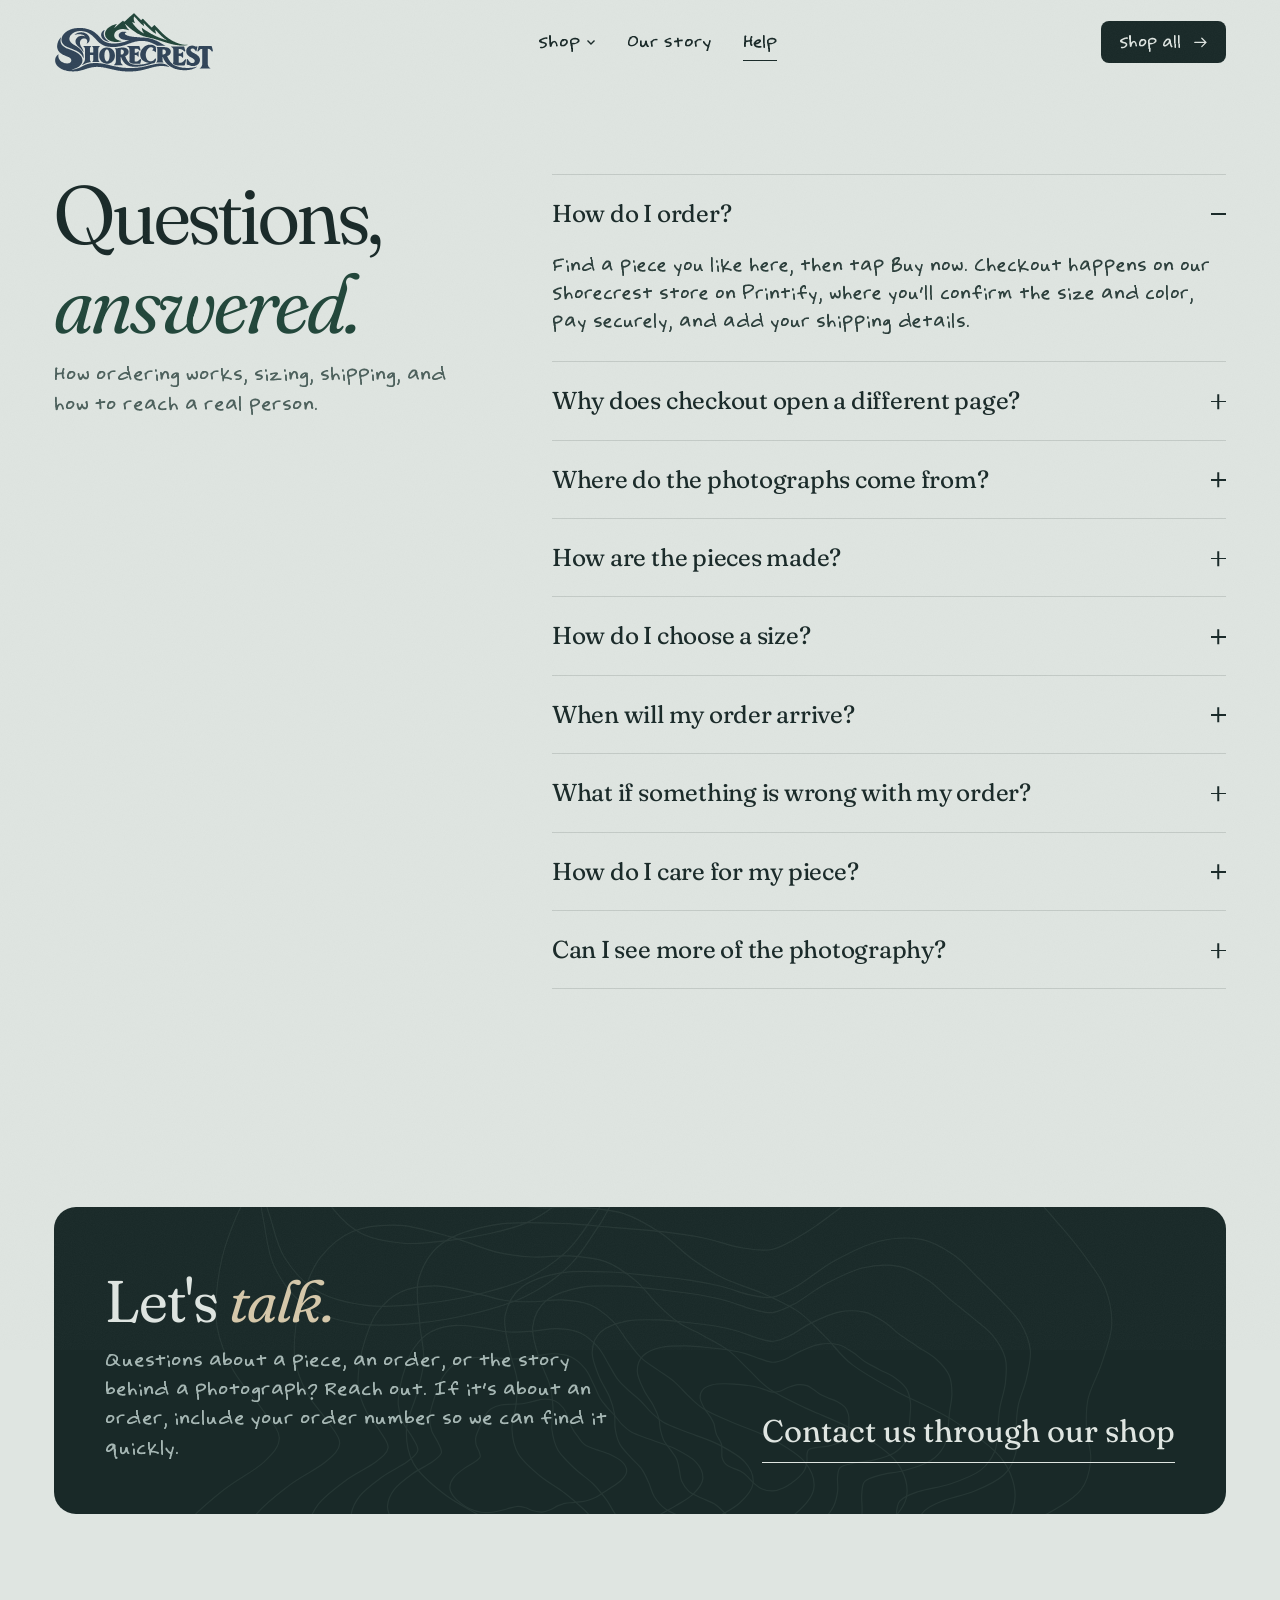
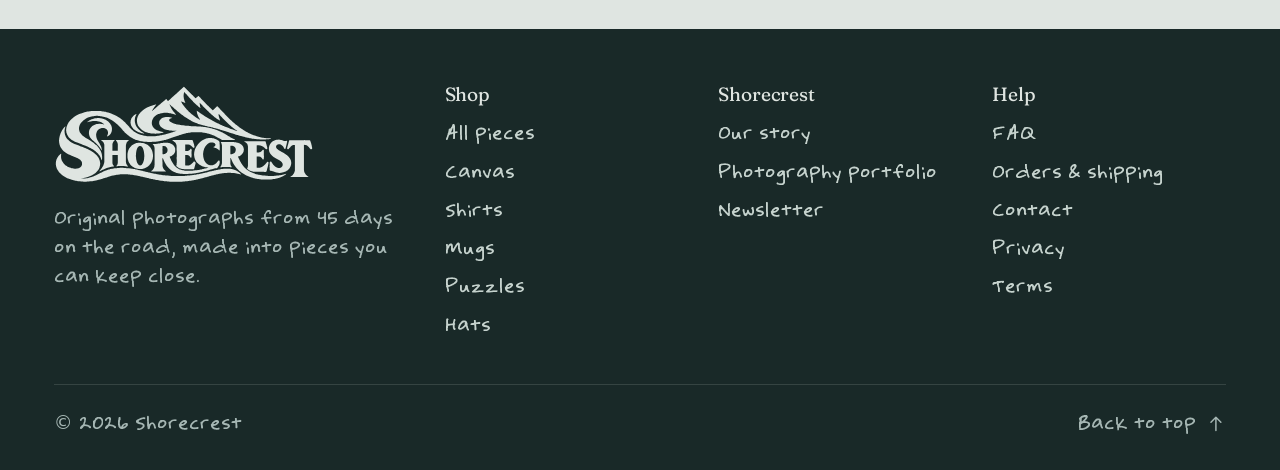
<file: faq.html>
<!doctype html>
<html lang="en" data-default-header="light">
  <head>
    <meta charset="utf-8" />
    <meta name="viewport" content="width=device-width, initial-scale=1, viewport-fit=cover" />
    <title>Help &amp; FAQ | Shorecrest</title>
    <meta
      name="description"
      content="How ordering works at Shorecrest, sizing, shipping, care, and how to reach us."
    />
    <meta name="theme-color" content="#DFE5E1" />
    <link rel="canonical" href="https://shorecrest.store/faq.html" />
    <meta property="og:type" content="website" />
    <meta property="og:site_name" content="Shorecrest" />
    <meta property="og:title" content="Help &amp; FAQ | Shorecrest" />
    <meta property="og:image" content="https://shorecrest.store/assets/img/og/shorecrest.jpg" />
    <link rel="icon" href="favicon.svg" type="image/svg+xml" />
    <link rel="icon" href="favicon.ico" sizes="any" />
    <link rel="apple-touch-icon" href="apple-touch-icon.png" />
    <link rel="manifest" href="site.webmanifest" />
    <link
      rel="preload"
      href="assets/fonts/fraunces.woff2"
      as="font"
      type="font/woff2"
      crossorigin
    />
    <link rel="preload" href="assets/fonts/safi.woff2" as="font" type="font/woff2" crossorigin />
    <link rel="stylesheet" href="assets/css/site.css" />
  </head>
  <body>
    <a class="skip" href="#main">Skip to content</a>
    <div class="grain" aria-hidden="true"></div>

    <header class="hdr" data-theme="light">
      <a class="hdr__brand" href="index.html" aria-label="Shorecrest home" data-logo
        ><img src="assets/brand/logo-primary.svg" alt="Shorecrest" width="186" height="70"
      /></a>
      <nav class="hdr__nav" aria-label="Primary">
        <button class="nav-shop" type="button" aria-expanded="false" aria-controls="drop"
          >Shop
          <svg viewBox="0 0 10 10" aria-hidden="true">
            <path
              d="M1.5 3.5L5 7L8.5 3.5"
              fill="none"
              stroke="currentColor"
              stroke-width="1.4"
            /></svg
        ></button>
        <a href="story.html">Our story</a>
        <a href="faq.html" aria-current="page">Help</a>
      </nav>
      <div class="hdr__tools">
        <a class="btn btn--sm" href="shop.html"
          >Shop all
          <svg class="i" viewBox="0 0 24 24" aria-hidden="true">
            <path d="M4 12h16M14 6l6 6-6 6" /></svg
        ></a>
        <button
          class="menu-btn"
          type="button"
          aria-expanded="false"
          aria-controls="menu"
          aria-label="Open menu"
          ><span></span><span></span
        ></button>
      </div>
      <div class="drop" id="drop">
        <div class="drop__in">
          <div class="drop__intro">
            <p class="h3">Made from the road.</p>
            <p>Every design starts as an original photograph.</p>
            <a class="link" href="shop.html"
              >Shop everything
              <svg class="i" viewBox="0 0 24 24" aria-hidden="true">
                <path d="M4 12h16M14 6l6 6-6 6" /></svg
            ></a>
          </div>
          <div class="drop__grid"></div>
        </div>
      </div>
    </header>

    <div class="menu" id="menu">
      <svg class="menu__contour" data-contours="6" aria-hidden="true"></svg>
      <nav class="menu__links" aria-label="Mobile">
        <a href="shop.html"><span>Shop all</span></a>
        <a href="shop.html?type=canvas"><span>Canvas</span></a>
        <a href="shop.html?type=shirts"><span>Shirts</span></a>
        <a href="shop.html?type=mugs"><span>Mugs</span></a>
        <a href="shop.html?type=puzzles"><span>Puzzles</span></a>
        <a href="shop.html?type=hats"><span>Hats</span></a>
        <a href="story.html"><span class="menu__sub">Our story</span></a>
        <a href="faq.html"><span class="menu__sub">Help</span></a>
      </nav>
      <div class="menu__foot"
        ><span>There's more out there.</span><span>shorecrest.store</span></div
      >
    </div>

    <main id="main" class="cloud">
      <section
        class="sec"
        data-header="light"
        style="padding-top:calc(var(--header-h) + clamp(50px, 7vw, 100px))"
      >
        <div class="wrap faq-grid">
          <div class="faq-side">
            <h1 class="h1" data-split>Questions, <em>answered.</em></h1>
            <p data-reveal style="--d:150"
              >How ordering works, sizing, shipping, and how to reach a real person.</p
            >
          </div>
          <div class="faq-list" data-reveal>
            <details id="ordering" open>
              <summary>How do I order? <i></i></summary>
              <div class="a"
                ><p
                  >Find a piece you like here, then tap Buy now. Checkout happens on our Shorecrest
                  store on Printify, where you'll confirm the size and color, pay securely, and add
                  your shipping details.</p
                ></div
              >
            </details>
            <details>
              <summary>Why does checkout open a different page? <i></i></summary>
              <div class="a"
                ><p
                  >Every Shorecrest piece is printed and shipped by Printify's production partners.
                  Checking out on our Printify store sends your order straight to the people making
                  it, with secure payment handled there.</p
                ></div
              >
            </details>
            <details>
              <summary>Where do the photographs come from? <i></i></summary>
              <div class="a"
                ><p
                  >Every design starts as an original photograph from a 45-day road trip through the
                  West: the coast, the mountains, the canyons, and the long roads between them. Each
                  product page shows where its photo was taken.</p
                ></div
              >
            </details>
            <details>
              <summary>How are the pieces made? <i></i></summary>
              <div class="a"
                ><p
                  >Everything is made to order, so your piece is printed after you buy it. Materials
                  and details for each item are on its product page.</p
                ></div
              >
            </details>
            <details>
              <summary>How do I choose a size? <i></i></summary>
              <div class="a"
                ><p
                  >Shirts include a size guide on their product page. Fit varies a little between
                  garments, so it's worth a quick look before you order.</p
                ></div
              >
            </details>
            <details id="orders">
              <summary>When will my order arrive? <i></i></summary>
              <div class="a"
                ><p data-policy="shipping"
                  >Production and shipping times depend on the item and where it's headed. You'll
                  see the delivery options and estimates at checkout, and tracking arrives by email
                  once your order ships.</p
                ></div
              >
            </details>
            <details>
              <summary>What if something is wrong with my order? <i></i></summary>
              <div class="a"
                ><p data-policy="returns"
                  >If an item arrives damaged or misprinted, get in touch with your order number and
                  a photo of the problem, and we'll make it right.</p
                ></div
              >
            </details>
            <details>
              <summary>How do I care for my piece? <i></i></summary>
              <div class="a"
                ><p
                  >Follow the care notes on the product page and the item's label. For prints and
                  canvas, keep them out of direct sunlight to help the colors last.</p
                ></div
              >
            </details>
            <details>
              <summary>Can I see more of the photography? <i></i></summary>
              <div class="a"
                ><p
                  >Yes. The full photography portfolio lives at
                  <a class="link" href="https://shorecrest.studio" data-studio>shorecrest.studio</a
                  >.</p
                ></div
              >
            </details>
          </div>
        </div>
      </section>

      <section
        class="sec--tight"
        id="contact"
        data-header="light"
        style="padding-bottom:clamp(80px, 9vw, 130px)"
      >
        <div class="wrap">
          <div class="contact dark" data-reveal>
            <svg class="contact__contour" data-contours="6" aria-hidden="true"></svg>
            <div>
              <h2 class="h2">Let's <em>talk.</em></h2>
              <p
                >Questions about a piece, an order, or the story behind a photograph? Reach out. If
                it's about an order, include your order number so we can find it quickly.</p
              >
            </div>
            <a class="mail link" href="#" data-support-email data-contact-fallback
              >Contact us through our shop</a
            >
          </div>
        </div>
      </section>
    </main>

    <footer class="foot" data-header="dark">
      <div class="wrap">
        <div class="foot__grid">
          <div class="foot__brand">
            <a href="index.html" data-logo aria-label="Shorecrest home"
              ><img src="assets/brand/logo-cloud.svg" alt="Shorecrest" width="260" height="98"
            /></a>
            <p
              >Original photographs from 45 days on the road, made into pieces you can keep
              close.</p
            >
          </div>
          <div class="foot__col">
            <h3>Shop</h3>
            <ul>
              <li><a href="shop.html">All pieces</a></li>
              <li><a href="shop.html?type=canvas">Canvas</a></li>
              <li><a href="shop.html?type=shirts">Shirts</a></li>
              <li><a href="shop.html?type=mugs">Mugs</a></li>
              <li><a href="shop.html?type=puzzles">Puzzles</a></li>
              <li><a href="shop.html?type=hats">Hats</a></li>
            </ul>
          </div>
          <div class="foot__col">
            <h3>Shorecrest</h3>
            <ul>
              <li><a href="story.html">Our story</a></li>
              <li><a href="https://shorecrest.studio" data-studio>Photography portfolio</a></li>
              <li><a href="index.html#letter">Newsletter</a></li>
              <li
                ><a href="#" data-social="instagram" target="_blank" rel="noopener"
                  >Instagram</a
                ></li
              >
              <li><a href="#" data-social="tiktok" target="_blank" rel="noopener">TikTok</a></li>
            </ul>
          </div>
          <div class="foot__col">
            <h3>Help</h3>
            <ul>
              <li><a href="faq.html">FAQ</a></li>
              <li><a href="faq.html#orders">Orders &amp; shipping</a></li>
              <li><a href="faq.html#contact">Contact</a></li>
              <li
                ><a href="#" data-popup-path="/privacy-policy" target="_blank" rel="noopener"
                  >Privacy</a
                ></li
              >
              <li
                ><a href="#" data-popup-path="/terms-and-conditions" target="_blank" rel="noopener"
                  >Terms</a
                ></li
              >
            </ul>
          </div>
        </div>
        <div class="foot__base">
          <span>&copy; <span data-year>2026</span> Shorecrest</span>
          <button class="totop" type="button" data-totop
            >Back to top
            <svg class="i" viewBox="0 0 24 24" aria-hidden="true">
              <path d="M12 20V4M6 10l6-6 6 6" /></svg
          ></button>
        </div>
      </div>
    </footer>

    <script src="assets/js/config.js"></script>
    <script src="assets/js/catalog.js"></script>
    <script src="assets/js/logo-data.js"></script>
    <script src="assets/vendor/lenis.min.js"></script>
    <script src="assets/js/core.js"></script>
    <script src="assets/js/store.js"></script>
    <script>
      (function () {
        var c = window.SC_CONFIG || {},
          pol = c.policies || {};
        document.querySelectorAll("[data-policy]").forEach(function (el) {
          var t = pol[el.getAttribute("data-policy")];
          if (t) el.textContent = t;
        });
        var mail = document.querySelector("[data-contact-fallback]");
        if (mail && !c.supportEmail && c.popupUrl) {
          mail.href = c.popupUrl;
          mail.target = "_blank";
          mail.rel = "noopener";
        }
        if (location.hash === "#orders") {
          var d = document.getElementById("orders");
          if (d) d.open = true;
        }
      })();
    </script>
  </body>
</html>
</file>
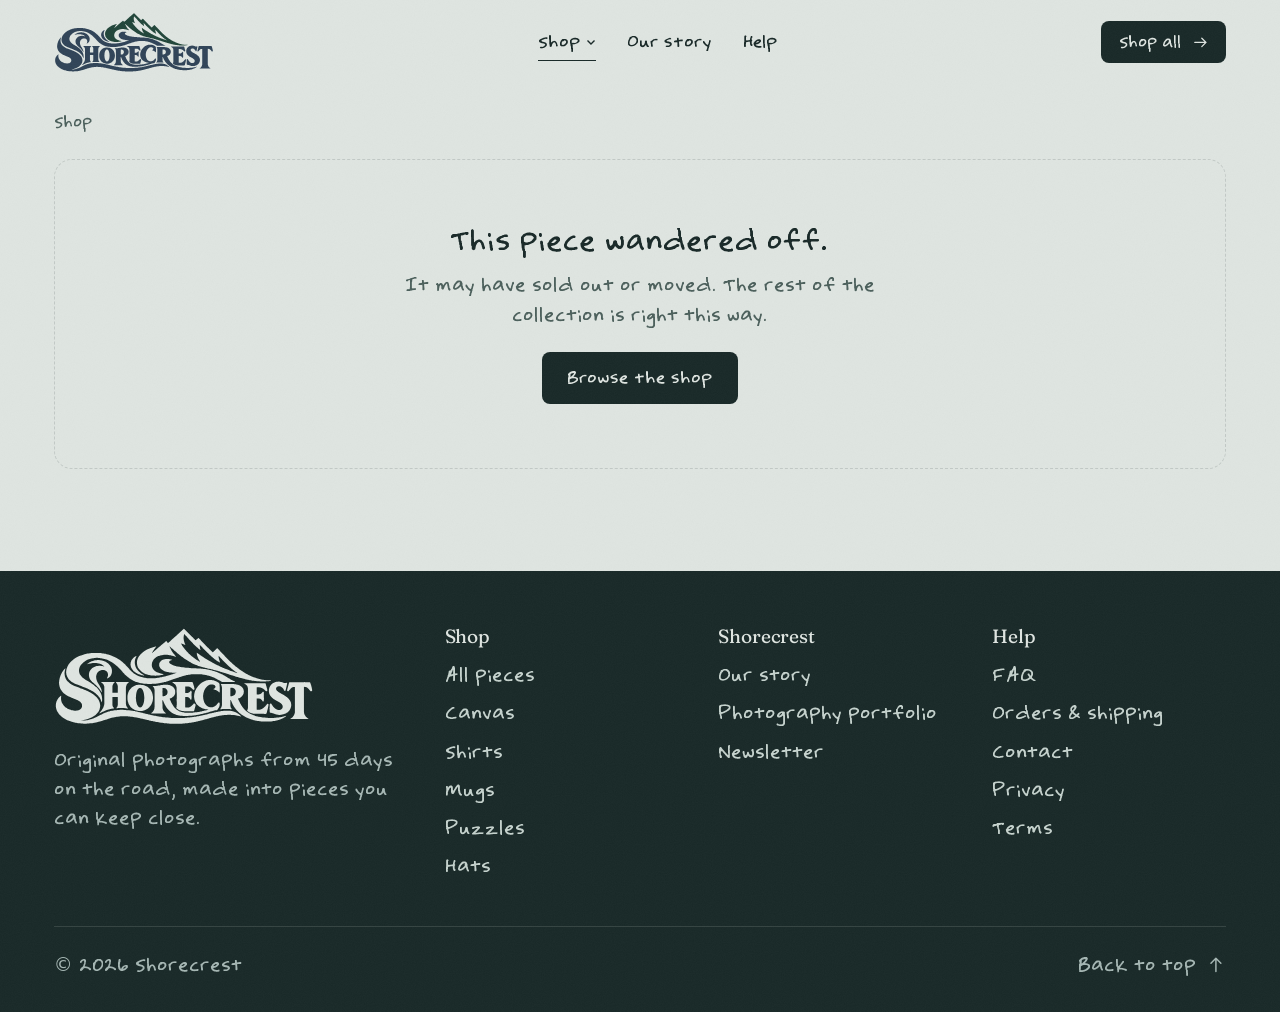
<file: product.html>
<!doctype html>
<html lang="en" data-default-header="light">
  <head>
    <meta charset="utf-8" />
    <meta name="viewport" content="width=device-width, initial-scale=1, viewport-fit=cover" />
    <title>Shorecrest</title>
    <meta name="description" content="Made to order from an original Shorecrest photograph." />
    <meta name="theme-color" content="#DFE5E1" />
    <meta property="og:type" content="product" />
    <meta property="og:site_name" content="Shorecrest" />
    <meta property="og:title" content="Shorecrest" />
    <meta property="og:image" content="https://shorecrest.store/assets/img/og/shorecrest.jpg" />
    <meta name="twitter:card" content="summary_large_image" />
    <link rel="icon" href="favicon.svg" type="image/svg+xml" />
    <link rel="icon" href="favicon.ico" sizes="any" />
    <link rel="apple-touch-icon" href="apple-touch-icon.png" />
    <link rel="manifest" href="site.webmanifest" />
    <link
      rel="preload"
      href="assets/fonts/fraunces.woff2"
      as="font"
      type="font/woff2"
      crossorigin
    />
    <link rel="preload" href="assets/fonts/safi.woff2" as="font" type="font/woff2" crossorigin />
    <link rel="preconnect" href="https://images-api.printify.com" />
    <link rel="stylesheet" href="assets/css/site.css" />
  </head>
  <body>
    <a class="skip" href="#main">Skip to content</a>
    <div class="grain" aria-hidden="true"></div>

    <header class="hdr" data-theme="light">
      <a class="hdr__brand" href="index.html" aria-label="Shorecrest home" data-logo
        ><img src="assets/brand/logo-primary.svg" alt="Shorecrest" width="186" height="70"
      /></a>
      <nav class="hdr__nav" aria-label="Primary">
        <button
          class="nav-shop"
          type="button"
          aria-expanded="false"
          aria-controls="drop"
          aria-current="page"
          >Shop
          <svg viewBox="0 0 10 10" aria-hidden="true">
            <path
              d="M1.5 3.5L5 7L8.5 3.5"
              fill="none"
              stroke="currentColor"
              stroke-width="1.4"
            /></svg
        ></button>
        <a href="story.html">Our story</a>
        <a href="faq.html">Help</a>
      </nav>
      <div class="hdr__tools">
        <a class="btn btn--sm" href="shop.html"
          >Shop all
          <svg class="i" viewBox="0 0 24 24" aria-hidden="true">
            <path d="M4 12h16M14 6l6 6-6 6" /></svg
        ></a>
        <button
          class="menu-btn"
          type="button"
          aria-expanded="false"
          aria-controls="menu"
          aria-label="Open menu"
          ><span></span><span></span
        ></button>
      </div>
      <div class="drop" id="drop">
        <div class="drop__in">
          <div class="drop__intro">
            <p class="h3">Made from the road.</p>
            <p>Every design starts as an original photograph.</p>
            <a class="link" href="shop.html"
              >Shop everything
              <svg class="i" viewBox="0 0 24 24" aria-hidden="true">
                <path d="M4 12h16M14 6l6 6-6 6" /></svg
            ></a>
          </div>
          <div class="drop__grid"></div>
        </div>
      </div>
    </header>

    <div class="menu" id="menu">
      <svg class="menu__contour" data-contours="6" aria-hidden="true"></svg>
      <nav class="menu__links" aria-label="Mobile">
        <a href="shop.html"><span>Shop all</span></a>
        <a href="shop.html?type=canvas"><span>Canvas</span></a>
        <a href="shop.html?type=shirts"><span>Shirts</span></a>
        <a href="shop.html?type=mugs"><span>Mugs</span></a>
        <a href="shop.html?type=puzzles"><span>Puzzles</span></a>
        <a href="shop.html?type=hats"><span>Hats</span></a>
        <a href="story.html"><span class="menu__sub">Our story</span></a>
        <a href="faq.html"><span class="menu__sub">Help</span></a>
      </nav>
      <div class="menu__foot"
        ><span>There's more out there.</span><span>shorecrest.store</span></div
      >
    </div>

    <main id="main" class="prod cloud" data-header="light">
      <div class="wrap">
        <nav class="crumbs" aria-label="Breadcrumb" data-crumbs><a href="shop.html">Shop</a></nav>
        <div class="prod__grid" data-product>
          <div class="gallery"><div class="gallery__main is-skel"></div></div>
          <div class="info"
            ><span class="skel" style="width:30%"></span
            ><span class="skel" style="height:44px;width:80%;margin-top:22px"></span
            ><span class="skel skel--short"></span
          ></div>
        </div>
      </div>
    </main>

    <section
      class="sec paper"
      data-header="light"
      data-related-wrap
      hidden
      aria-labelledby="rel-title"
    >
      <div class="wrap">
        <div class="sec-head">
          <div>
            <h2 class="h2" id="rel-title">You might also <em>like.</em></h2>
          </div>
          <a class="link" href="shop.html" data-rel-link
            >Shop all pieces
            <svg class="i" viewBox="0 0 24 24" aria-hidden="true">
              <path d="M4 12h16M14 6l6 6-6 6" /></svg
          ></a>
        </div>
        <div class="pgrid" data-related></div>
      </div>
    </section>

    <footer class="foot" data-header="dark">
      <div class="wrap">
        <div class="foot__grid">
          <div class="foot__brand">
            <a href="index.html" data-logo aria-label="Shorecrest home"
              ><img src="assets/brand/logo-cloud.svg" alt="Shorecrest" width="260" height="98"
            /></a>
            <p
              >Original photographs from 45 days on the road, made into pieces you can keep
              close.</p
            >
          </div>
          <div class="foot__col">
            <h3>Shop</h3>
            <ul>
              <li><a href="shop.html">All pieces</a></li>
              <li><a href="shop.html?type=canvas">Canvas</a></li>
              <li><a href="shop.html?type=shirts">Shirts</a></li>
              <li><a href="shop.html?type=mugs">Mugs</a></li>
              <li><a href="shop.html?type=puzzles">Puzzles</a></li>
              <li><a href="shop.html?type=hats">Hats</a></li>
            </ul>
          </div>
          <div class="foot__col">
            <h3>Shorecrest</h3>
            <ul>
              <li><a href="story.html">Our story</a></li>
              <li><a href="https://shorecrest.studio" data-studio>Photography portfolio</a></li>
              <li><a href="index.html#letter">Newsletter</a></li>
              <li
                ><a href="#" data-social="instagram" target="_blank" rel="noopener"
                  >Instagram</a
                ></li
              >
              <li><a href="#" data-social="tiktok" target="_blank" rel="noopener">TikTok</a></li>
            </ul>
          </div>
          <div class="foot__col">
            <h3>Help</h3>
            <ul>
              <li><a href="faq.html">FAQ</a></li>
              <li><a href="faq.html#orders">Orders &amp; shipping</a></li>
              <li><a href="faq.html#contact">Contact</a></li>
              <li
                ><a href="#" data-popup-path="/privacy-policy" target="_blank" rel="noopener"
                  >Privacy</a
                ></li
              >
              <li
                ><a href="#" data-popup-path="/terms-and-conditions" target="_blank" rel="noopener"
                  >Terms</a
                ></li
              >
            </ul>
          </div>
        </div>
        <div class="foot__base">
          <span>&copy; <span data-year>2026</span> Shorecrest</span>
          <button class="totop" type="button" data-totop
            >Back to top
            <svg class="i" viewBox="0 0 24 24" aria-hidden="true">
              <path d="M12 20V4M6 10l6-6 6 6" /></svg
          ></button>
        </div>
      </div>
    </footer>

    <script src="assets/js/config.js"></script>
    <script src="assets/js/catalog.js"></script>
    <script src="assets/js/logo-data.js"></script>
    <script src="assets/vendor/lenis.min.js"></script>
    <script src="assets/js/core.js"></script>
    <script src="assets/js/store.js?v=3"></script>
    <script src="assets/js/product.js"></script>
  </body>
</html>
</file>
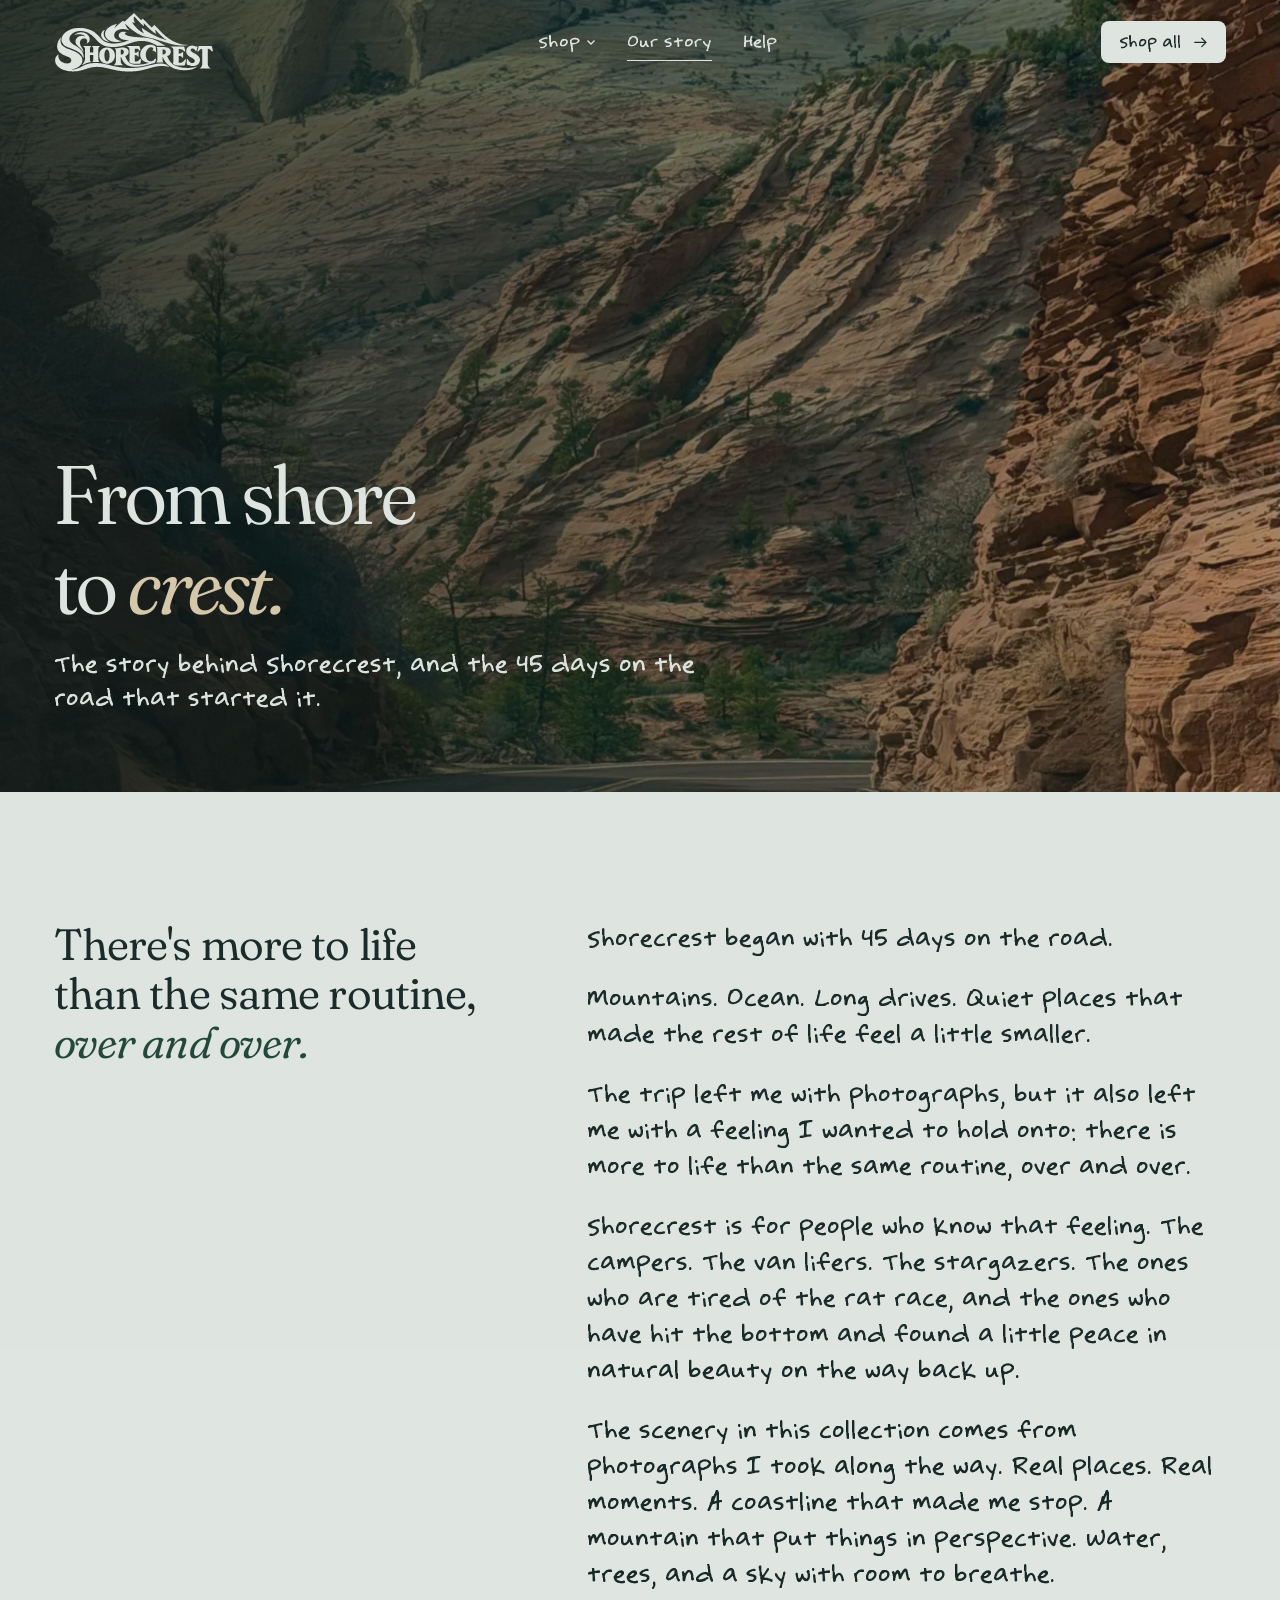
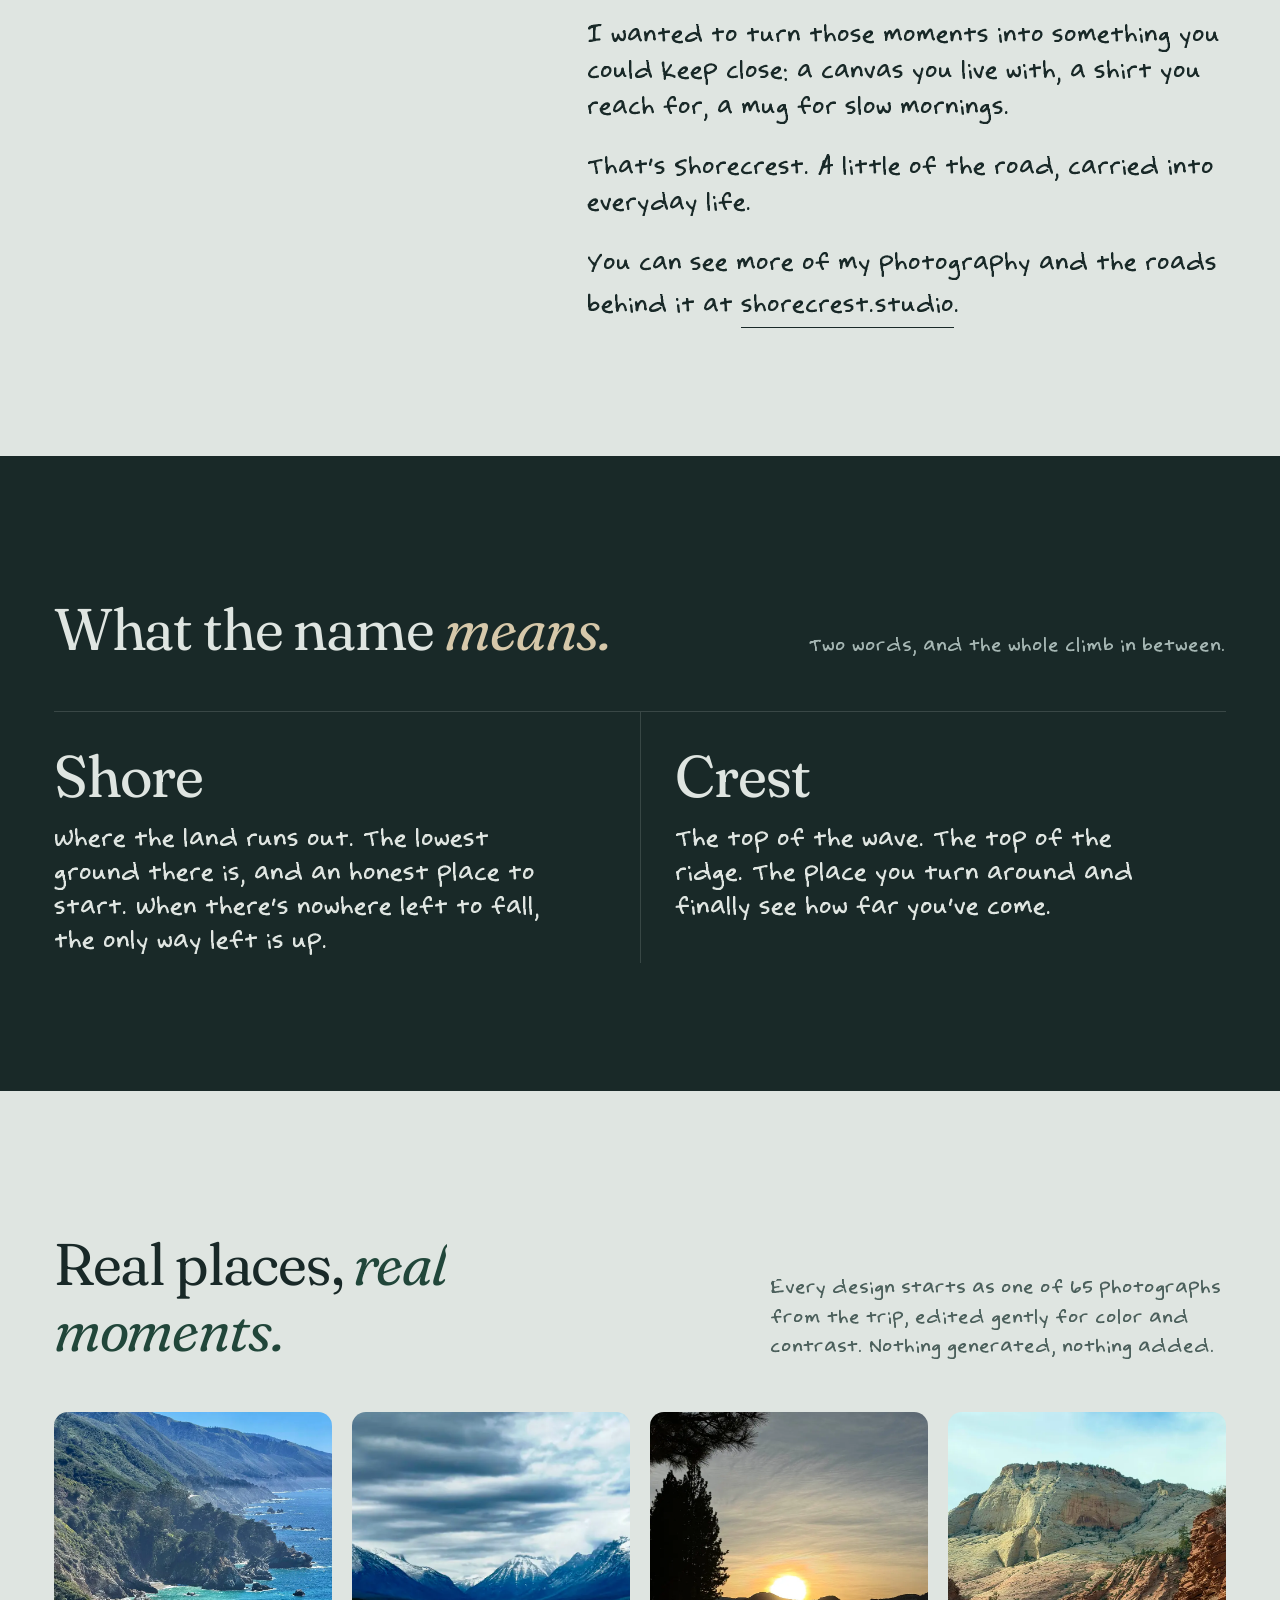
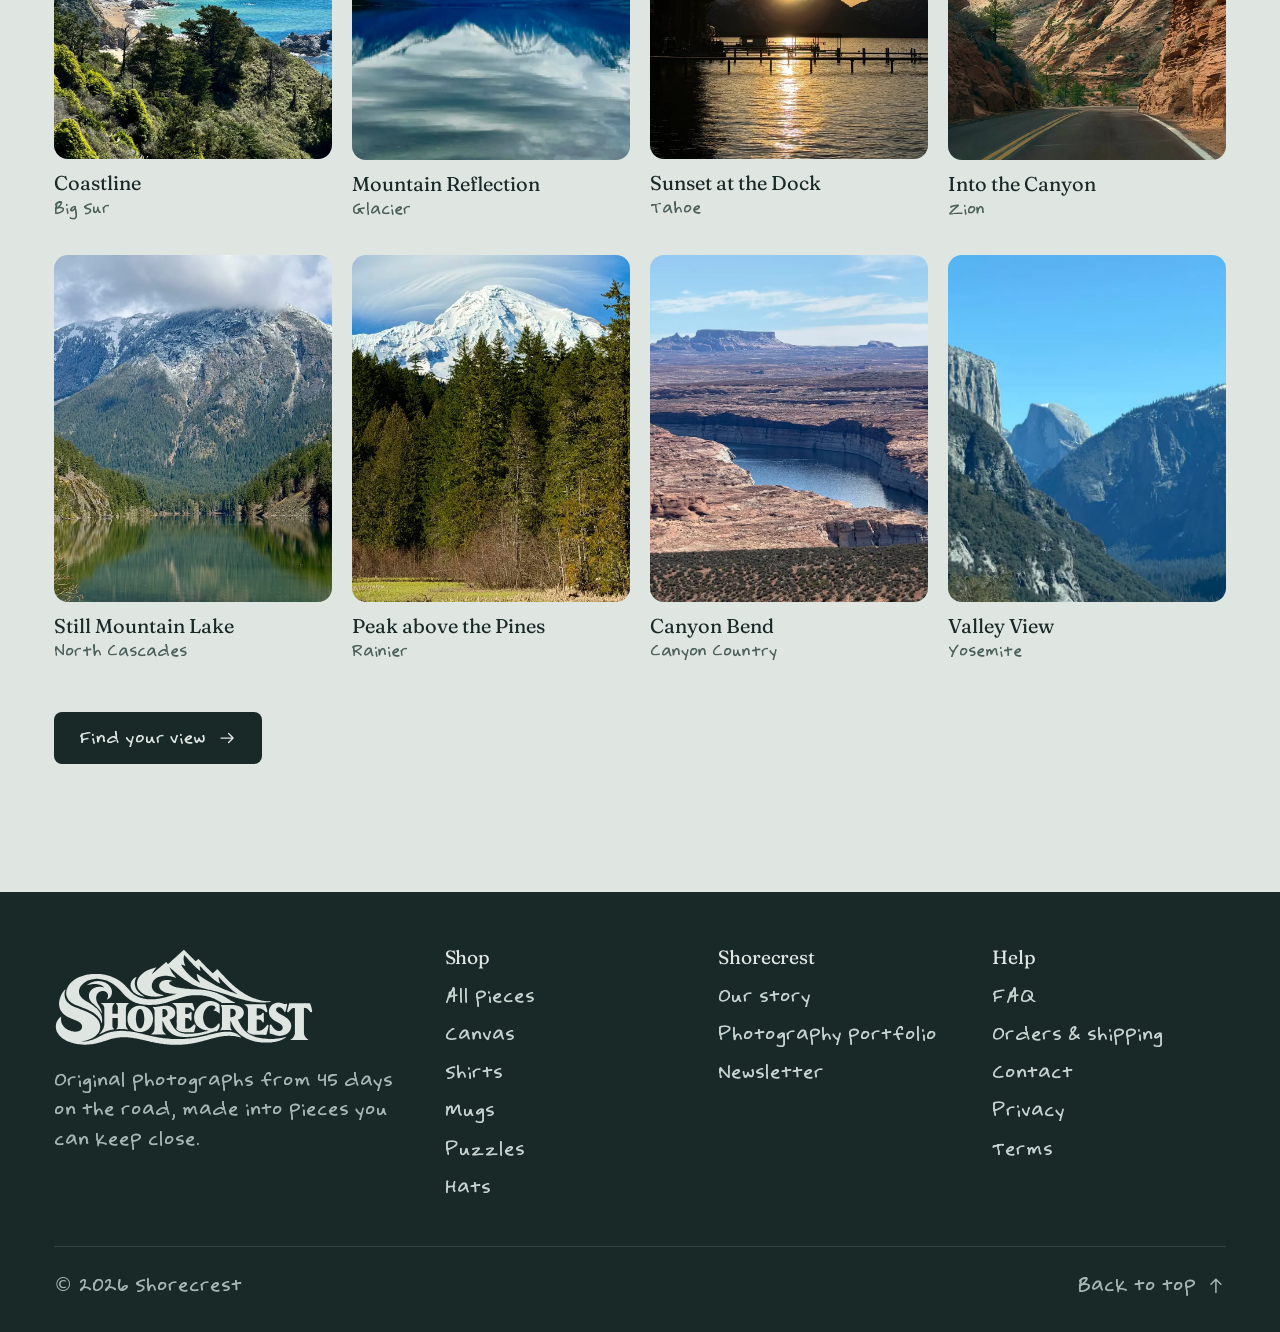
<file: story.html>
<!doctype html>
<html lang="en" data-default-header="light">
  <head>
    <meta charset="utf-8" />
    <meta name="viewport" content="width=device-width, initial-scale=1, viewport-fit=cover" />
    <title>Our Story | Shorecrest</title>
    <meta
      name="description"
      content="Shorecrest began with 45 days on the road. Original photographs of mountains, ocean and the quiet in between, for anyone who outgrew the routine and anyone climbing back up."
    />
    <meta name="theme-color" content="#192928" />
    <link rel="canonical" href="https://shorecrest.store/story.html" />
    <meta property="og:type" content="article" />
    <meta property="og:site_name" content="Shorecrest" />
    <meta property="og:title" content="Our Story | Shorecrest" />
    <meta
      property="og:description"
      content="Shorecrest began with 45 days on the road and a feeling that stayed long after: there's more out there."
    />
    <meta property="og:image" content="https://shorecrest.store/assets/img/og/shorecrest.jpg" />
    <meta name="twitter:card" content="summary_large_image" />
    <link rel="icon" href="favicon.svg" type="image/svg+xml" />
    <link rel="icon" href="favicon.ico" sizes="any" />
    <link rel="apple-touch-icon" href="apple-touch-icon.png" />
    <link rel="manifest" href="site.webmanifest" />
    <link
      rel="preload"
      href="assets/fonts/fraunces.woff2"
      as="font"
      type="font/woff2"
      crossorigin
    />
    <link rel="preload" href="assets/fonts/safi.woff2" as="font" type="font/woff2" crossorigin />
    <link rel="stylesheet" href="assets/css/site.css" />
  </head>
  <body>
    <a class="skip" href="#main">Skip to content</a>
    <div class="grain" aria-hidden="true"></div>

    <header class="hdr" data-theme="dark">
      <a class="hdr__brand" href="index.html" aria-label="Shorecrest home" data-logo
        ><img src="assets/brand/logo-cloud.svg" alt="Shorecrest" width="186" height="70"
      /></a>
      <nav class="hdr__nav" aria-label="Primary">
        <button class="nav-shop" type="button" aria-expanded="false" aria-controls="drop"
          >Shop
          <svg viewBox="0 0 10 10" aria-hidden="true">
            <path
              d="M1.5 3.5L5 7L8.5 3.5"
              fill="none"
              stroke="currentColor"
              stroke-width="1.4"
            /></svg
        ></button>
        <a href="story.html" aria-current="page">Our story</a>
        <a href="faq.html">Help</a>
      </nav>
      <div class="hdr__tools">
        <a class="btn btn--sm" href="shop.html"
          >Shop all
          <svg class="i" viewBox="0 0 24 24" aria-hidden="true">
            <path d="M4 12h16M14 6l6 6-6 6" /></svg
        ></a>
        <button
          class="menu-btn"
          type="button"
          aria-expanded="false"
          aria-controls="menu"
          aria-label="Open menu"
          ><span></span><span></span
        ></button>
      </div>
      <div class="drop" id="drop">
        <div class="drop__in">
          <div class="drop__intro">
            <p class="h3">Made from the road.</p>
            <p>Every design starts as an original photograph.</p>
            <a class="link" href="shop.html"
              >Shop everything
              <svg class="i" viewBox="0 0 24 24" aria-hidden="true">
                <path d="M4 12h16M14 6l6 6-6 6" /></svg
            ></a>
          </div>
          <div class="drop__grid"></div>
        </div>
      </div>
    </header>

    <div class="menu" id="menu">
      <svg class="menu__contour" data-contours="6" aria-hidden="true"></svg>
      <nav class="menu__links" aria-label="Mobile">
        <a href="shop.html"><span>Shop all</span></a>
        <a href="shop.html?type=canvas"><span>Canvas</span></a>
        <a href="shop.html?type=shirts"><span>Shirts</span></a>
        <a href="shop.html?type=mugs"><span>Mugs</span></a>
        <a href="shop.html?type=puzzles"><span>Puzzles</span></a>
        <a href="shop.html?type=hats"><span>Hats</span></a>
        <a href="story.html"><span class="menu__sub">Our story</span></a>
        <a href="faq.html"><span class="menu__sub">Help</span></a>
      </nav>
      <div class="menu__foot"
        ><span>There's more out there.</span><span>shorecrest.store</span></div
      >
    </div>

    <main id="main">
      <section class="phead story-hero dark" data-header="dark">
        <div class="phead__bg"
          ><img
            src="assets/img/photo/SC-061-1600.webp"
            srcset="assets/img/photo/SC-061-960.webp 960w, assets/img/photo/SC-061-1600.webp 1600w, assets/img/photo/SC-061-2400.webp 2400w"
            sizes="100vw"
            alt="A road curving between red rock cliffs toward pale sandstone peaks in Zion."
            style="object-position:50% 70%"
            fetchpriority="high"
        /></div>
        <div class="wrap">
          <h1 class="h1" data-split>From shore <br />to <em>crest.</em></h1>
          <p class="lead" data-reveal style="--d:200"
            >The story behind Shorecrest, and the 45 days on the road that started it.</p
          >
        </div>
      </section>

      <section class="sec cloud" data-header="light">
        <div class="wrap story-body">
          <aside>
            <p class="quote" data-reveal
              >There's more to life than the same routine, <em>over and over.</em></p
            >
          </aside>
          <div class="prose">
            <p data-reveal>Shorecrest began with 45 days on the road.</p>
            <p data-reveal
              >Mountains. Ocean. Long drives. Quiet places that made the rest of life feel a little
              smaller.</p
            >
            <p data-reveal
              >The trip left me with photographs, but it also left me with a feeling I wanted to
              hold onto: there is more to life than the same routine, over and over.</p
            >
            <p data-reveal
              >Shorecrest is for people who know that feeling. The campers. The van lifers. The
              stargazers. The ones who are tired of the rat race, and the ones who have hit the
              bottom and found a little peace in natural beauty on the way back up.</p
            >
            <p data-reveal
              >The scenery in this collection comes from photographs I took along the way. Real
              places. Real moments. A coastline that made me stop. A mountain that put things in
              perspective. Water, trees, and a sky with room to breathe.</p
            >
            <p data-reveal
              >I wanted to turn those moments into something you could keep close: a canvas you live
              with, a shirt you reach for, a mug for slow mornings.</p
            >
            <p data-reveal>That's Shorecrest. A little of the road, carried into everyday life.</p>
            <p data-reveal
              >You can see more of my photography and the roads behind it at
              <a class="link" href="https://shorecrest.studio" target="_blank" rel="noopener"
                >shorecrest.studio</a
              >.</p
            >
          </div>
        </div>
      </section>

      <section class="sec dark" data-header="dark" aria-labelledby="name-title">
        <div class="wrap">
          <div class="sec-head">
            <h2 class="h2" id="name-title" data-split>What the name <em>means.</em></h2>
            <p data-reveal>Two words, and the whole climb in between.</p>
          </div>
          <div class="defs" data-reveal>
            <div>
              <h3>Shore</h3>
              <p
                >Where the land runs out. The lowest ground there is, and an honest place to start.
                When there's nowhere left to fall, the only way left is up.</p
              >
            </div>
            <div>
              <h3>Crest</h3>
              <p
                >The top of the wave. The top of the ridge. The place you turn around and finally
                see how far you've come.</p
              >
            </div>
          </div>
        </div>
      </section>

      <section class="sec cloud" data-header="light" aria-labelledby="photos-title">
        <div class="wrap">
          <div class="sec-head">
            <h2 class="h2" id="photos-title" data-split>Real places, <em>real moments.</em></h2>
            <p data-reveal
              >Every design starts as one of 65 photographs from the trip, edited gently for color
              and contrast. Nothing generated, nothing added.</p
            >
          </div>
          <div class="photo-grid" data-photos></div>
          <div style="margin-top:48px" data-reveal>
            <a class="btn btn--dark" href="shop.html"
              >Find your view
              <svg class="i" viewBox="0 0 24 24" aria-hidden="true">
                <path d="M4 12h16M14 6l6 6-6 6" /></svg
            ></a>
          </div>
        </div>
      </section>
    </main>

    <footer class="foot" data-header="dark">
      <div class="wrap">
        <div class="foot__grid">
          <div class="foot__brand">
            <a href="index.html" data-logo aria-label="Shorecrest home"
              ><img src="assets/brand/logo-cloud.svg" alt="Shorecrest" width="260" height="98"
            /></a>
            <p
              >Original photographs from 45 days on the road, made into pieces you can keep
              close.</p
            >
          </div>
          <div class="foot__col">
            <h3>Shop</h3>
            <ul>
              <li><a href="shop.html">All pieces</a></li>
              <li><a href="shop.html?type=canvas">Canvas</a></li>
              <li><a href="shop.html?type=shirts">Shirts</a></li>
              <li><a href="shop.html?type=mugs">Mugs</a></li>
              <li><a href="shop.html?type=puzzles">Puzzles</a></li>
              <li><a href="shop.html?type=hats">Hats</a></li>
            </ul>
          </div>
          <div class="foot__col">
            <h3>Shorecrest</h3>
            <ul>
              <li><a href="story.html">Our story</a></li>
              <li><a href="https://shorecrest.studio" data-studio>Photography portfolio</a></li>
              <li><a href="index.html#letter">Newsletter</a></li>
              <li
                ><a href="#" data-social="instagram" target="_blank" rel="noopener"
                  >Instagram</a
                ></li
              >
              <li><a href="#" data-social="tiktok" target="_blank" rel="noopener">TikTok</a></li>
            </ul>
          </div>
          <div class="foot__col">
            <h3>Help</h3>
            <ul>
              <li><a href="faq.html">FAQ</a></li>
              <li><a href="faq.html#orders">Orders &amp; shipping</a></li>
              <li><a href="faq.html#contact">Contact</a></li>
              <li
                ><a href="#" data-popup-path="/privacy-policy" target="_blank" rel="noopener"
                  >Privacy</a
                ></li
              >
              <li
                ><a href="#" data-popup-path="/terms-and-conditions" target="_blank" rel="noopener"
                  >Terms</a
                ></li
              >
            </ul>
          </div>
        </div>
        <div class="foot__base">
          <span>&copy; <span data-year>2026</span> Shorecrest</span>
          <button class="totop" type="button" data-totop
            >Back to top
            <svg class="i" viewBox="0 0 24 24" aria-hidden="true">
              <path d="M12 20V4M6 10l6-6 6 6" /></svg
          ></button>
        </div>
      </div>
    </footer>

    <script src="assets/js/config.js"></script>
    <script src="assets/js/catalog.js"></script>
    <script src="assets/js/logo-data.js"></script>
    <script src="assets/vendor/lenis.min.js"></script>
    <script src="assets/js/core.js"></script>
    <script src="assets/js/store.js"></script>
    <script src="assets/js/story.js"></script>
  </body>
</html>
</file>
<file: assets/css/site.css>
/* ==========================================================================
   SHORECREST / shorecrest.store
   Headings: Fraunces. Words: Safi, the founder's own handwriting.
   ========================================================================== */

/* ---------- Fonts ---------- */
@font-face {
  font-family: "Fraunces";
  src: url("../fonts/fraunces.woff2") format("woff2");
  font-weight: 300 600;
  font-style: normal;
  font-display: swap;
}
@font-face {
  font-family: "Fraunces";
  src: url("../fonts/fraunces-italic.woff2") format("woff2");
  font-weight: 300 600;
  font-style: italic;
  font-display: swap;
}
@font-face {
  font-family: "Safi";
  src:
    url("../fonts/safi.woff2") format("woff2"),
    url("../fonts/safi.woff") format("woff");
  font-weight: 400;
  font-style: normal;
  font-display: swap;
}

/* ---------- Tokens ---------- */
:root {
  --ink: #192928;
  --ink-2: #142221;
  --pine: #21463a;
  --tide: #304458;
  --sage: #819589;
  --mist: #9aadb1;
  --stone: #afb8ae;
  --cloud: #dfe5e1;
  --cloud-2: #e9edea;
  --paper: #f2f3ef;
  --sand: #bfae8f; /* driftwood: the frame color of every Shorecrest artwork */
  --sand-2: #d6c8aa;

  --fg: var(--ink);
  --bg: var(--cloud);
  --muted: #4c605c;
  --line: rgba(25, 41, 40, 0.14);

  --serif: "Fraunces", "Iowan Old Style", "Palatino Linotype", Georgia, serif;
  --hand: "Safi", "Segoe Print", "Bradley Hand", ui-rounded, system-ui, sans-serif;

  --fs-hero: clamp(3.1rem, 1.5rem + 6.4vw, 8.4rem);
  --fs-h1: clamp(2.7rem, 1.5rem + 4.6vw, 6.2rem);
  --fs-h2: clamp(2.1rem, 1.35rem + 2.9vw, 4.3rem);
  --fs-h3: clamp(1.35rem, 1.1rem + 0.9vw, 1.95rem);
  --fs-lead: clamp(1.2rem, 1.02rem + 0.6vw, 1.55rem);
  --fs-body: clamp(1.08rem, 1.02rem + 0.2vw, 1.22rem);

  --gutter: clamp(20px, 4.2vw, 64px);
  --max: 1440px;
  --r-btn: 8px;
  --r-card: 18px;
  --header-h: 84px;

  --ease-out: cubic-bezier(0.16, 1, 0.3, 1);
  --ease-io: cubic-bezier(0.65, 0, 0.35, 1);
}

/* ---------- Base ---------- */
*,
*::before,
*::after {
  box-sizing: border-box;
}
html {
  -webkit-text-size-adjust: 100%;
  text-size-adjust: 100%;
  background: var(--bg);
}
html.lenis,
html.lenis body {
  height: auto;
}
.lenis.lenis-stopped {
  overflow: clip;
}
body {
  margin: 0;
  background: var(--bg);
  color: var(--fg);
  font: 400 var(--fs-body)/1.55 var(--hand);
  -webkit-font-smoothing: antialiased;
  -moz-osx-font-smoothing: grayscale;
  text-rendering: optimizeLegibility;
  overflow-x: clip;
}
img,
svg,
video,
canvas {
  display: block;
  max-width: 100%;
}
img {
  height: auto;
}
a {
  color: inherit;
  text-decoration: none;
}
button {
  font: inherit;
  color: inherit;
  background: none;
  border: 0;
  padding: 0;
  cursor: pointer;
}
input,
select,
textarea {
  font: inherit;
  color: inherit;
}
h1,
h2,
h3,
h4,
p,
figure,
blockquote,
dl,
dd {
  margin: 0;
}
h1,
h2,
h3,
h4,
.serif {
  font-family: var(--serif);
  font-weight: 400;
  font-optical-sizing: auto;
  line-height: 1.04;
  letter-spacing: -0.018em;
}
h1 em,
h2 em,
h3 em,
.serif em {
  font-style: italic;
  font-weight: 380;
  color: var(--accent, var(--pine));
}
ul,
ol {
  margin: 0;
  padding: 0;
  list-style: none;
}
::selection {
  background: var(--sand);
  color: var(--ink);
}
:focus-visible {
  outline: 2px solid var(--sand);
  outline-offset: 3px;
  border-radius: 4px;
}
[hidden] {
  display: none !important;
}

@view-transition {
  navigation: auto;
}
::view-transition-old(root),
::view-transition-new(root) {
  animation-duration: 0.32s;
  animation-timing-function: var(--ease-out);
}

.sr-only {
  position: absolute !important;
  width: 1px;
  height: 1px;
  padding: 0;
  margin: -1px;
  overflow: hidden;
  clip: rect(0 0 0 0);
  white-space: nowrap;
  border: 0;
}
.skip {
  position: fixed;
  left: 16px;
  top: -80px;
  z-index: 200;
  background: var(--ink);
  color: var(--cloud);
  padding: 12px 18px;
  border-radius: var(--r-btn);
  transition: top 0.3s var(--ease-out);
}
.skip:focus {
  top: 16px;
}

/* ---------- Type utilities ---------- */
.meta {
  font-size: 1rem;
  line-height: 1.4;
  color: var(--muted);
}
.h-hero {
  font-size: var(--fs-hero);
  line-height: 0.94;
  letter-spacing: -0.028em;
  font-weight: 360;
}
.h1 {
  font-size: var(--fs-h1);
  line-height: 0.98;
  letter-spacing: -0.024em;
  font-weight: 370;
}
.h2 {
  font-size: var(--fs-h2);
  line-height: 1.02;
  letter-spacing: -0.02em;
  font-weight: 380;
}
.h3 {
  font-size: var(--fs-h3);
  line-height: 1.15;
  font-weight: 420;
}
.lead {
  font-size: var(--fs-lead);
  line-height: 1.42;
}
.muted {
  color: var(--muted);
}
.pretty {
  text-wrap: pretty;
}
.balance {
  text-wrap: balance;
}

/* ---------- Layout ---------- */
.wrap {
  width: 100%;
  max-width: var(--max);
  margin-inline: auto;
  padding-inline: var(--gutter);
}
.sec {
  position: relative;
  padding-block: clamp(84px, 10vw, 150px);
}
.sec--tight {
  padding-block: clamp(64px, 7vw, 100px);
}
.dark {
  --fg: var(--cloud);
  --bg: var(--ink);
  --muted: #a5b6b3;
  --line: rgba(223, 229, 225, 0.16);
  --accent: var(--sand-2);
  background: var(--bg);
  color: var(--fg);
}
.pine {
  --fg: var(--cloud);
  --bg: var(--pine);
  --muted: #b2c6bc;
  --line: rgba(223, 229, 225, 0.18);
  --accent: var(--sand-2);
  background: var(--bg);
  color: var(--fg);
}
.cloud {
  --fg: var(--ink);
  --bg: var(--cloud);
  background: var(--bg);
  color: var(--fg);
}
.paper {
  --fg: var(--ink);
  --bg: var(--paper);
  background: var(--bg);
  color: var(--fg);
}
.sec-head {
  display: flex;
  justify-content: space-between;
  align-items: flex-end;
  gap: 30px;
  margin-bottom: clamp(32px, 4vw, 56px);
}
.sec-head h2 {
  margin-top: 16px;
  max-width: 16ch;
}
.sec-head p {
  max-width: 38ch;
  color: var(--muted);
}

/* ---------- Buttons & links ---------- */
.i {
  width: 1.05em;
  height: 1.05em;
  flex: none;
  stroke: currentColor;
  fill: none;
  stroke-width: 1.8;
  stroke-linecap: round;
  stroke-linejoin: round;
}
.btn {
  --b-bg: var(--ink);
  --b-fg: var(--cloud);
  --b-fill: var(--pine);
  --b-fill-fg: var(--cloud);
  position: relative;
  isolation: isolate;
  overflow: hidden;
  display: inline-flex;
  align-items: center;
  justify-content: center;
  gap: 0.7em;
  min-height: 52px;
  padding: 0.9em 1.5em;
  border-radius: var(--r-btn);
  background: var(--b-bg);
  color: var(--b-fg);
  font: 400 1.08rem/1 var(--hand);
  white-space: nowrap;
  transition:
    color 0.5s var(--ease-out),
    transform 0.5s var(--ease-out);
}
.btn::before {
  content: "";
  position: absolute;
  z-index: -1;
  left: 50%;
  top: 110%;
  width: 170%;
  aspect-ratio: 1;
  border-radius: 41%;
  background: var(--b-fill);
  transform: translate(-50%, 0) rotate(0deg);
  transition:
    top 0.75s var(--ease-out),
    transform 2s linear;
}
.btn:hover::before,
.btn:focus-visible::before {
  top: -45%;
  transform: translate(-50%, 0) rotate(180deg);
}
.btn:hover,
.btn:focus-visible {
  color: var(--b-fill-fg);
}
.btn .i {
  transition: transform 0.5s var(--ease-out);
}
.btn:hover .i {
  transform: translateX(3px);
}
.btn--light {
  --b-bg: var(--cloud);
  --b-fg: var(--ink);
  --b-fill: var(--sand);
  --b-fill-fg: var(--ink);
}
.btn--dark {
  --b-bg: var(--ink);
  --b-fg: var(--cloud);
  --b-fill: var(--pine);
  --b-fill-fg: var(--cloud);
}
.btn--ghost {
  --b-bg: transparent;
  --b-fg: currentColor;
  --b-fill: var(--ink);
  --b-fill-fg: var(--cloud);
  box-shadow: inset 0 0 0 1px currentColor;
}
.dark .btn--ghost,
.pine .btn--ghost {
  --b-fill: var(--cloud);
  --b-fill-fg: var(--ink);
}
.btn--sm {
  min-height: 42px;
  padding: 0.65em 1.1em;
  font-size: 1rem;
}
.btn--block {
  width: 100%;
}
.link {
  display: inline-flex;
  align-items: center;
  gap: 0.5em;
  padding-block: 0.25em;
  background: linear-gradient(currentColor, currentColor) 0 100% / 100% 1px no-repeat;
  transition: background-size 0.55s var(--ease-out);
}
.link:hover {
  background-size: 0 1px;
  background-position: 100% 100%;
}
.link .i {
  transition: transform 0.5s var(--ease-out);
}
.link:hover .i {
  transform: translateX(3px);
}

/* ---------- Grain ---------- */
.grain {
  position: fixed;
  inset: -50%;
  z-index: 95;
  pointer-events: none;
  opacity: 0.035;
  background-image: url("data:image/svg+xml;utf8,<svg xmlns='http://www.w3.org/2000/svg' width='240' height='240'><filter id='n'><feTurbulence type='fractalNoise' baseFrequency='.9' numOctaves='3' stitchTiles='stitch'/><feColorMatrix type='saturate' values='0'/></filter><rect width='100%' height='100%' filter='url(%23n)'/></svg>");
  animation: grain 1.6s steps(6) infinite;
}
@keyframes grain {
  0% {
    transform: translate(0, 0);
  }
  20% {
    transform: translate(-4%, 3%);
  }
  40% {
    transform: translate(3%, -4%);
  }
  60% {
    transform: translate(-5%, -2%);
  }
  80% {
    transform: translate(4%, 4%);
  }
  100% {
    transform: translate(0, 0);
  }
}

/* ---------- Header ---------- */
.hdr {
  --hdr-fg: var(--ink);
  --logo-a: var(--tide);
  --logo-b: var(--pine);
  position: fixed;
  left: 0;
  right: 0;
  top: 0;
  z-index: 50;
  height: var(--header-h);
  display: flex;
  align-items: center;
  justify-content: space-between;
  gap: 24px;
  padding-inline: var(--gutter);
  color: var(--hdr-fg);
  transition:
    transform 0.6s var(--ease-out),
    color 0.4s;
}
.hdr::before {
  content: "";
  position: absolute;
  inset: 0;
  z-index: -1;
  background: rgba(223, 229, 225, 0.86);
  backdrop-filter: blur(14px) saturate(1.2);
  -webkit-backdrop-filter: blur(14px) saturate(1.2);
  border-bottom: 1px solid rgba(25, 41, 40, 0.08);
  opacity: 0;
  transition:
    opacity 0.4s,
    background-color 0.4s;
}
.hdr.is-scrolled::before,
.hdr.drop-open::before {
  opacity: 1;
}
.hdr[data-theme="dark"] {
  --hdr-fg: var(--cloud);
  --logo-a: var(--cloud);
  --logo-b: var(--cloud);
}
.hdr[data-theme="dark"]::before {
  background: rgba(20, 34, 33, 0.72);
  border-bottom-color: rgba(223, 229, 225, 0.08);
}
.hdr.is-hidden {
  transform: translateY(-105%);
}
.hdr__brand {
  display: block;
  width: clamp(150px, 12.5vw, 186px);
  flex: none;
}
.hdr__brand svg,
.hdr__brand img {
  width: 100%;
  height: auto;
  overflow: visible;
}
.hdr__brand .logo-a {
  fill: var(--logo-a);
  transition: fill 0.4s;
}
.hdr__brand .logo-b {
  fill: var(--logo-b);
  transition: fill 0.4s;
}
.hdr__nav {
  display: flex;
  align-items: center;
  gap: clamp(20px, 2.4vw, 40px);
  font-size: 1.08rem;
}
.hdr__nav > a,
.nav-shop {
  position: relative;
  display: inline-flex;
  align-items: center;
  gap: 6px;
  padding-block: 8px;
}
.hdr__nav > a::after,
.nav-shop::after {
  content: "";
  position: absolute;
  left: 0;
  right: 0;
  bottom: 2px;
  height: 1px;
  background: currentColor;
  transform: scaleX(0);
  transform-origin: right;
  transition: transform 0.5s var(--ease-out);
}
.hdr__nav > a:hover::after,
.hdr__nav > a[aria-current="page"]::after,
.nav-shop:hover::after,
.nav-shop[aria-current="page"]::after {
  transform: scaleX(1);
  transform-origin: left;
}
.nav-shop svg {
  width: 10px;
  height: 10px;
  transition: transform 0.4s var(--ease-out);
}
.drop-open .nav-shop svg {
  transform: rotate(180deg);
}
.hdr__tools {
  display: flex;
  align-items: center;
  gap: 12px;
}
.hdr[data-theme="dark"] .btn {
  --b-bg: var(--cloud);
  --b-fg: var(--ink);
  --b-fill: var(--sand);
  --b-fill-fg: var(--ink);
}

/* Shop dropdown */
.drop {
  position: absolute;
  left: 0;
  right: 0;
  top: 100%;
  z-index: -2;
  background: var(--cloud);
  color: var(--ink);
  border-bottom: 1px solid var(--line);
  box-shadow: 0 30px 60px -30px rgba(25, 41, 40, 0.35);
  clip-path: inset(0 0 100% 0);
  visibility: hidden;
  transition:
    clip-path 0.5s var(--ease-out),
    visibility 0s 0.5s;
}
.drop-open .drop {
  clip-path: inset(0 0 -60px 0);
  visibility: visible;
  transition: clip-path 0.55s var(--ease-out);
}
.drop__in {
  display: grid;
  grid-template-columns: 1fr 4fr;
  gap: 40px;
  padding: 30px var(--gutter) 36px;
  max-width: var(--max);
  margin: 0 auto;
}
.drop__intro .h3 {
  margin-top: 12px;
}
.drop__intro p:not(.h3) {
  margin-top: 10px;
  color: var(--muted);
  font-size: 1rem;
}
.drop__intro .link {
  margin-top: 16px;
  font-size: 1rem;
}
.drop__grid {
  display: grid;
  grid-template-columns: repeat(5, 1fr);
  gap: 14px;
}
.drop__item {
  display: grid;
  gap: 8px;
}
.drop__img {
  aspect-ratio: 1;
  border-radius: 12px;
  overflow: hidden;
  background: var(--cloud-2);
  display: grid;
  place-items: center;
}
.drop__img img {
  width: 100%;
  height: 100%;
  object-fit: cover;
  transition: transform 0.9s var(--ease-out);
}
.drop__img .ticon {
  width: 34%;
  height: 34%;
  stroke: var(--pine);
  fill: none;
  stroke-width: 1.4;
  stroke-linejoin: round;
  stroke-linecap: round;
}
.drop__item:hover img {
  transform: scale(1.05);
}
.drop__name {
  font-family: var(--serif);
  font-size: 1.25rem;
  line-height: 1.1;
}
.drop__count {
  color: var(--muted);
  margin-top: -4px;
}

.menu-btn {
  display: none;
  width: 46px;
  height: 46px;
  border-radius: 50%;
  position: relative;
}
.menu-btn span {
  position: absolute;
  left: 12px;
  right: 12px;
  height: 1.5px;
  background: currentColor;
  transition:
    transform 0.5s var(--ease-out),
    top 0.5s var(--ease-out);
}
.menu-btn span:nth-child(1) {
  top: 19px;
}
.menu-btn span:nth-child(2) {
  top: 26px;
}
.menu-open .menu-btn span:nth-child(1) {
  top: 22.5px;
  transform: rotate(45deg);
}
.menu-open .menu-btn span:nth-child(2) {
  top: 22.5px;
  transform: rotate(-45deg);
}
.menu {
  position: fixed;
  inset: 0;
  z-index: 45;
  background: var(--pine);
  color: var(--cloud);
  display: flex;
  flex-direction: column;
  justify-content: flex-end;
  padding: calc(var(--header-h) + 20px) var(--gutter) 36px;
  clip-path: circle(0 at calc(100% - 44px) 42px);
  visibility: hidden;
  transition:
    clip-path 0.8s var(--ease-io),
    visibility 0s 0.8s;
}
.menu-open .menu {
  clip-path: circle(150% at calc(100% - 44px) 42px);
  visibility: visible;
  transition: clip-path 0.8s var(--ease-io);
}
.menu-open .hdr {
  --hdr-fg: var(--cloud);
  --logo-a: var(--cloud);
  --logo-b: var(--cloud);
}
.menu-open .hdr::before {
  opacity: 0;
}
.menu__links {
  display: grid;
  gap: 2px;
  font-family: var(--serif);
  font-size: clamp(2.2rem, 9vw, 3.6rem);
  line-height: 1.12;
  letter-spacing: -0.02em;
}
.menu__links a {
  display: block;
  overflow: hidden;
}
.menu__links a span {
  display: block;
  transform: translateY(105%);
  transition: transform 0.8s var(--ease-out);
}
.menu-open .menu__links a span {
  transform: none;
}
.menu-open .menu__links a:nth-child(2) span {
  transition-delay: 0.04s;
}
.menu-open .menu__links a:nth-child(3) span {
  transition-delay: 0.08s;
}
.menu-open .menu__links a:nth-child(4) span {
  transition-delay: 0.12s;
}
.menu-open .menu__links a:nth-child(5) span {
  transition-delay: 0.16s;
}
.menu-open .menu__links a:nth-child(6) span {
  transition-delay: 0.2s;
}
.menu-open .menu__links a:nth-child(7) span {
  transition-delay: 0.24s;
}
.menu-open .menu__links a:nth-child(8) span {
  transition-delay: 0.28s;
}
.menu__sub {
  font-size: 0.6em;
  opacity: 0.75;
}
.menu__foot {
  margin-top: 36px;
  padding-top: 20px;
  border-top: 1px solid rgba(223, 229, 225, 0.2);
  display: flex;
  justify-content: space-between;
  gap: 16px;
  color: #b6c8be;
}
svg.menu__contour {
  position: absolute;
  inset: 0;
  z-index: -1;
  width: 100%;
  height: 100%;
  color: #a9c4b5;
  opacity: 0.45;
  pointer-events: none;
}

/* ---------- Reveals ---------- */
.js [data-reveal] {
  opacity: 0;
  transform: translate3d(0, 24px, 0);
  transition:
    opacity 1s var(--ease-out),
    transform 1.2s var(--ease-out);
  transition-delay: calc(var(--d, 0) * 1ms);
}
.js [data-reveal].is-in {
  opacity: 1;
  transform: none;
}
/* Line masks: padded so descenders never clip; hidden lines are also transparent. */
.ln {
  display: block;
  overflow: hidden;
  padding-block: 0.1em 0.2em;
  margin-block: -0.1em -0.2em;
}
.ln__in {
  display: block;
  opacity: 0;
  transform: translate3d(0, 115%, 0);
  transition:
    transform 1.1s var(--ease-out),
    opacity 0.6s var(--ease-out);
  transition-delay: calc(var(--i, 0) * 80ms + var(--d, 0) * 1ms);
}
.is-in .ln__in {
  opacity: 1;
  transform: none;
}

/* ---------- Contours ---------- */
svg[data-contours] {
  color: var(--sage);
}
svg[data-contours] g {
  opacity: 0.2;
  transform-origin: 50% 50%;
  transform-box: view-box;
  animation: contour-drift 90s ease-in-out infinite alternate;
}
@keyframes contour-drift {
  to {
    transform: rotate(5deg) scale(1.08);
  }
}

.fade-img {
  opacity: 0;
  transition: opacity 0.8s var(--ease-out);
}
.fade-img.is-loaded {
  opacity: 1;
}

/* ==========================================================================
   HOME
   ========================================================================== */
.hero {
  position: relative;
  height: 100vh;
  height: 100svh;
  min-height: 620px;
  overflow: hidden;
  color: var(--cloud);
  --accent: var(--sand-2);
  background: var(--ink);
}
.hero__media {
  position: absolute;
  inset: 0;
}
.hero__img,
.hero__gl {
  position: absolute;
  inset: 0;
  width: 100%;
  height: 100%;
  object-fit: cover;
  object-position: 50% 55%;
}
.hero__img {
  animation: kenburns 28s var(--ease-io) infinite alternate;
}
.gl-on .hero__img {
  opacity: 0;
  animation: none;
}
.hero__gl {
  opacity: 0;
  transition: opacity 1.2s var(--ease-out);
}
.gl-on .hero__gl {
  opacity: 1;
}
@keyframes kenburns {
  from {
    transform: scale(1.03);
  }
  to {
    transform: scale(1.12) translate(-1%, -1%);
  }
}
.hero__shade {
  position: absolute;
  inset: 0;
  pointer-events: none;
  background:
    linear-gradient(
      100deg,
      rgba(14, 25, 24, 0.7) 0%,
      rgba(14, 25, 24, 0.34) 42%,
      rgba(14, 25, 24, 0) 68%
    ),
    linear-gradient(to top, rgba(14, 25, 24, 0.6) 0%, rgba(14, 25, 24, 0) 40%),
    linear-gradient(to bottom, rgba(14, 25, 24, 0.4) 0%, rgba(14, 25, 24, 0) 20%);
}
.hero__copy {
  position: absolute;
  z-index: 2;
  left: var(--gutter);
  right: var(--gutter);
  bottom: clamp(30px, 6vh, 64px);
}
.hero__copy h1 {
  margin-top: 20px;
  max-width: 10.5ch;
  text-shadow: 0 2px 40px rgba(14, 25, 24, 0.3);
}
.hero__sub {
  max-width: 40ch;
  margin-top: 24px;
  font-size: var(--fs-lead);
  line-height: 1.4;
  color: #e6ece9;
  text-wrap: pretty;
}
.hero__ctas {
  display: flex;
  flex-wrap: wrap;
  align-items: center;
  gap: 14px 26px;
  margin-top: 32px;
}
.hero__ctas .link {
  color: var(--cloud);
}

/* Shop by piece: Printify mockups sit on white, so the tile tone shows through via multiply */
.cats {
  display: grid;
  grid-template-columns: repeat(5, 1fr);
  gap: clamp(12px, 1.4vw, 22px);
}
.cat {
  display: block;
  min-width: 0;
}
.cat__img {
  position: relative;
  aspect-ratio: 4 / 5;
  border-radius: var(--r-card);
  overflow: hidden;
  background: #fff;
  display: grid;
  place-items: center;
}
.cat__img img {
  position: absolute;
  inset: 0;
  width: 100%;
  height: 100%;
  object-fit: cover;
  transition: transform 1.1s var(--ease-out);
}
.cat:hover .cat__img img {
  transform: scale(1.05);
}
.cat__img .ticon {
  width: 28%;
  height: auto;
  stroke: var(--pine);
  fill: none;
  stroke-width: 1.3;
  stroke-linejoin: round;
  stroke-linecap: round;
}
.cat__label {
  display: flex;
  justify-content: space-between;
  align-items: baseline;
  gap: 10px;
  margin-top: 14px;
}
.cat__name {
  font-family: var(--serif);
  font-size: clamp(1.35rem, 1.1rem + 0.8vw, 1.9rem);
  line-height: 1;
  letter-spacing: -0.02em;
}
.cat__count {
  color: var(--muted);
  white-space: nowrap;
  font-size: 1rem;
}
.cat__img img {
  transition:
    transform 1.1s var(--ease-out),
    opacity 0.75s ease;
}
.cat__img img.is-off {
  opacity: 0;
}
.cat__blurb {
  margin-top: 6px;
  color: var(--muted);
  font-size: 1rem;
  line-height: 1.4;
}

/* Story (compact) */
.story-split {
  display: grid;
  grid-template-columns: 1fr 1fr;
  gap: clamp(36px, 6vw, 110px);
  align-items: center;
}
.story-split h2 {
  margin-top: 18px;
}
.story-split .prose {
  margin-top: 28px;
}
.prose p {
  font-size: var(--fs-lead);
  line-height: 1.5;
  text-wrap: pretty;
}
.prose p + p {
  margin-top: 1em;
}
.story-split .link {
  margin-top: 30px;
}
.stack {
  position: relative;
  aspect-ratio: 4 / 4.6;
}
.stack__a,
.stack__b {
  position: absolute;
  overflow: hidden;
  box-shadow: 0 40px 70px -30px rgba(0, 0, 0, 0.5);
}
.stack__a {
  right: 0;
  top: 0;
  width: 66%;
  height: 86%;
  border-radius: 999px 999px 18px 18px;
}
.stack__b {
  left: 0;
  bottom: 0;
  z-index: 1;
  width: 46%;
  height: 52%;
  border-radius: 18px;
  outline: 8px solid var(--bg);
}
.stack img {
  width: 100%;
  height: 120%;
  margin-top: -10%;
  object-fit: cover;
  will-change: transform;
}
.stack__cap {
  position: absolute;
  left: 16px;
  bottom: 12px;
  z-index: 1;
  color: #fff;
  font-size: 1.05rem;
  text-shadow: 0 1px 10px rgba(0, 0, 0, 0.55);
}

/* Product grid + cards */
.pgrid {
  display: grid;
  grid-template-columns: repeat(4, 1fr);
  gap: clamp(24px, 3vw, 44px) clamp(14px, 1.6vw, 24px);
}
.pcard {
  position: relative;
  display: block;
  min-width: 0;
}
.pcard__media {
  position: relative;
  aspect-ratio: 1;
  border-radius: 14px;
  overflow: hidden;
  background: #fff;
}
.pcard__img {
  position: absolute;
  inset: 0;
  width: 100%;
  height: 100%;
  object-fit: cover;
  transition:
    opacity 0.7s var(--ease-out),
    transform 1.1s var(--ease-out);
}
.pcard__img--alt {
  opacity: 0;
}
.pcard:hover .pcard__img--alt {
  opacity: 1;
}
.pcard:hover .pcard__img {
  transform: scale(1.035);
}
.pcard__meta {
  display: flex;
  justify-content: space-between;
  align-items: baseline;
  gap: 12px;
  margin-top: 14px;
}
.pcard__title {
  font-size: clamp(1.1rem, 1rem + 0.3vw, 1.3rem);
  line-height: 1.2;
  font-weight: 420;
  letter-spacing: -0.01em;
  min-width: 0;
}
.pcard__price {
  font-family: var(--serif);
  font-size: 1.02rem;
  white-space: nowrap;
  font-variant-numeric: lining-nums tabular-nums;
}
.pcard__sub {
  margin-top: 2px;
  color: var(--muted);
  font-size: 1rem;
}
.pcard.is-in-anim {
  animation: card-in 0.8s var(--ease-out) both;
  animation-delay: calc(var(--n, 0) * 40ms);
}
@keyframes card-in {
  from {
    opacity: 0;
    transform: translateY(24px);
  }
}
.pcard.is-skel .pcard__media {
  background: linear-gradient(100deg, var(--cloud-2) 30%, #f3f5f2 50%, var(--cloud-2) 70%) 0 0 /
    300% 100%;
  animation: shimmer 1.4s linear infinite;
}
.skel {
  display: block;
  height: 14px;
  margin-top: 14px;
  width: 70%;
  border-radius: 6px;
  background: var(--cloud-2);
}
.skel--short {
  width: 35%;
  margin-top: 10px;
}
@keyframes shimmer {
  to {
    background-position: -300% 0;
  }
}
.note-box {
  grid-column: 1 / -1;
  padding: clamp(36px, 5vw, 64px);
  border-radius: var(--r-card);
  border: 1px dashed var(--line);
  text-align: center;
  display: grid;
  justify-items: center;
  gap: 14px;
}
.note-box p:not(.h3) {
  color: var(--muted);
  max-width: 46ch;
}
.note-box .btn {
  margin-top: 8px;
}

/* Places strip */
.strip-wrap {
  position: relative;
}
.strip {
  display: flex;
  gap: clamp(12px, 1.4vw, 20px);
  overflow-x: auto;
  scroll-snap-type: x mandatory;
  scrollbar-width: none;
  padding: 4px var(--gutter) 10px;
  scroll-padding-inline: var(--gutter);
  cursor: grab;
}
.strip::-webkit-scrollbar {
  display: none;
}
.strip.is-drag {
  cursor: grabbing;
  scroll-snap-type: none;
}
.strip.is-drag a {
  pointer-events: none;
}
.place {
  flex: none;
  width: clamp(220px, 22vw, 320px);
  scroll-snap-align: start;
}
.place__img {
  position: relative;
  aspect-ratio: 4 / 5;
  border-radius: 14px;
  overflow: hidden;
  background: var(--cloud-2);
}
.place__img img {
  width: 100%;
  height: 100%;
  object-fit: cover;
  transition: transform 1.1s var(--ease-out);
  -webkit-user-drag: none;
  user-select: none;
}
.place:hover .place__img img {
  transform: scale(1.05);
}
.place__name {
  display: flex;
  justify-content: space-between;
  align-items: baseline;
  gap: 10px;
  margin-top: 12px;
  font-family: var(--serif);
  font-size: 1.35rem;
  line-height: 1.1;
}
.place__count {
  color: var(--muted);
  font-family: var(--hand);
  font-size: 1rem;
  white-space: nowrap;
}
.place__name small {
  display: block;
  margin-top: 4px;
  font-family: var(--hand);
  font-size: 0.95rem;
  color: var(--muted);
  letter-spacing: 0;
}
.strip-nav {
  display: flex;
  gap: 8px;
}
.strip-nav button {
  width: 46px;
  height: 46px;
  border-radius: 50%;
  border: 1px solid var(--line);
  display: grid;
  place-items: center;
  transition:
    background-color 0.3s,
    color 0.3s,
    opacity 0.3s;
}
.strip-nav button:hover {
  background: var(--ink);
  color: var(--cloud);
}
.strip-nav button:disabled {
  opacity: 0.35;
  pointer-events: none;
}

/* How it works: one plain note */
.note {
  display: grid;
  grid-template-columns: minmax(0, 1fr) minmax(0, 1.4fr);
  gap: clamp(20px, 5vw, 90px);
  align-items: baseline;
}
.note h2 {
  max-width: 16ch;
}
.note p {
  font-size: var(--fs-lead);
  line-height: 1.5;
  color: #2c3f3c;
  max-width: 52ch;
}

/* Newsletter */
.letter {
  position: relative;
  overflow: hidden;
  text-align: center;
}
svg.letter__contour {
  position: absolute;
  inset: 0;
  width: 100%;
  height: 100%;
  color: #a9c4b5;
  opacity: 0.5;
  pointer-events: none;
}
.letter__inner {
  position: relative;
  max-width: 760px;
  margin: 0 auto;
}
.letter h2 {
  margin-top: 18px;
}
.letter p {
  margin: 18px auto 0;
  max-width: 42ch;
  color: var(--muted);
  font-size: var(--fs-lead);
  line-height: 1.4;
}
.signup {
  margin: 34px auto 0;
  display: flex;
  gap: 8px;
  max-width: 540px;
  padding: 7px;
  border-radius: calc(var(--r-btn) + 7px);
  background: rgba(223, 229, 225, 0.08);
  border: 1px solid rgba(223, 229, 225, 0.22);
}
.signup input {
  flex: 1;
  min-width: 0;
  background: transparent;
  border: 0;
  padding: 0 14px;
  font-size: 1.08rem;
  color: var(--cloud);
  outline: none;
}
.signup input::placeholder {
  color: #a9bdb3;
}
.signup:focus-within {
  border-color: var(--sand);
}
.signup__note {
  margin-top: 14px !important;
  font-size: 0.95rem !important;
}
.signup__msg {
  margin-top: 14px;
  min-height: 1.5em;
  color: var(--sand-2);
}

/* Footer */
.foot {
  position: relative;
  background: var(--ink);
  color: var(--cloud);
  --muted: #a5b6b3;
  --accent: var(--sand-2);
}
.foot__band {
  position: relative;
  height: clamp(260px, 42vh, 460px);
  overflow: hidden;
}
.foot__band img {
  position: absolute;
  left: 0;
  top: -12%;
  width: 100%;
  height: 124%;
  object-fit: cover;
  object-position: 50% 35%;
  will-change: transform;
}
.foot__band::after {
  content: "";
  position: absolute;
  inset: 0;
  background: linear-gradient(
    to bottom,
    rgba(25, 41, 40, 0.1) 0%,
    rgba(25, 41, 40, 0.35) 50%,
    var(--ink) 100%
  );
}
.foot__band h2 {
  position: absolute;
  z-index: 1;
  left: var(--gutter);
  bottom: 6vh;
  max-width: 11ch;
}
.foot__grid {
  display: grid;
  grid-template-columns: 1.5fr repeat(3, 1fr);
  gap: 40px;
  padding-block: 56px 44px;
  border-bottom: 1px solid rgba(223, 229, 225, 0.14);
}
.foot__brand a {
  display: block;
  width: min(260px, 80%);
}
.foot__brand svg,
.foot__brand img {
  width: 100%;
  height: auto;
}
.foot__brand .logo-a,
.foot__brand .logo-b {
  fill: var(--cloud);
}
.foot__brand p {
  margin-top: 20px;
  color: var(--muted);
  max-width: 30ch;
}
.foot__col h3 {
  font-family: var(--serif);
  font-size: 1.2rem;
  font-weight: 420;
  letter-spacing: -0.01em;
  color: var(--cloud);
  margin-bottom: 14px;
}
.foot__col a {
  color: #c5d2cd;
}
.foot__col li + li {
  margin-top: 9px;
}
.foot__col a:hover {
  color: var(--sand-2);
}
.foot__base {
  display: flex;
  justify-content: space-between;
  align-items: center;
  gap: 20px;
  flex-wrap: wrap;
  padding-block: 24px 32px;
  color: var(--muted);
}
.totop {
  display: inline-flex;
  align-items: center;
  gap: 10px;
}

/* ==========================================================================
   INNER PAGE HEAD
   ========================================================================== */
.phead {
  position: relative;
  padding: calc(var(--header-h) + clamp(56px, 8vw, 120px)) 0 clamp(48px, 6vw, 84px);
  overflow: hidden;
}
.phead__bg {
  position: absolute;
  inset: 0;
  z-index: 0;
}
.phead__bg img {
  width: 100%;
  height: 100%;
  object-fit: cover;
}
.phead__bg::after {
  content: "";
  position: absolute;
  inset: 0;
  background: linear-gradient(
    100deg,
    rgba(14, 25, 24, 0.86) 0%,
    rgba(14, 25, 24, 0.5) 55%,
    rgba(14, 25, 24, 0.28) 100%
  );
}
.phead .wrap {
  position: relative;
  z-index: 1;
}
.phead h1 {
  margin-top: 18px;
  max-width: 13ch;
}
.phead p.lead {
  margin-top: 22px;
  max-width: 44ch;
  color: #dbe3df;
}

/* ==========================================================================
   SHOP
   ========================================================================== */
.bar {
  position: sticky;
  top: 0;
  z-index: 30;
  background: rgba(223, 229, 225, 0.9);
  backdrop-filter: blur(14px) saturate(1.2);
  -webkit-backdrop-filter: blur(14px) saturate(1.2);
  border-bottom: 1px solid var(--line);
  transition: top 0.6s var(--ease-out);
}
.hdr-shown .bar {
  top: var(--header-h);
}
.bar .wrap {
  display: flex;
  align-items: center;
  justify-content: space-between;
  gap: 16px;
  min-height: 72px;
}
.chips {
  display: flex;
  gap: 6px;
  overflow-x: auto;
  scrollbar-width: none;
  padding-block: 12px;
  min-width: 0;
}
.chips::-webkit-scrollbar {
  display: none;
}
.chip {
  flex: none;
  display: inline-flex;
  align-items: center;
  gap: 7px;
  height: 40px;
  padding: 0 14px;
  border-radius: 999px;
  border: 1px solid rgba(25, 41, 40, 0.18);
  font-size: 1.02rem;
  white-space: nowrap;
  transition:
    background-color 0.3s,
    color 0.3s,
    border-color 0.3s;
}
.chip:hover {
  border-color: rgba(25, 41, 40, 0.5);
}
.chip[aria-pressed="true"] {
  background: var(--ink);
  color: var(--cloud);
  border-color: var(--ink);
}
.chip .ticon {
  width: 18px;
  height: 18px;
  stroke: currentColor;
  fill: none;
  stroke-width: 1.7;
  stroke-linecap: round;
  stroke-linejoin: round;
}
.chip small {
  font-size: 0.9rem;
  opacity: 0.6;
}
.bar__right {
  display: flex;
  align-items: center;
  gap: 8px;
  flex: none;
}
.bar__right .select:last-child select {
  max-width: 170px;
}
.search {
  position: relative;
}
.search input {
  height: 40px;
  width: 210px;
  padding: 0 14px 0 36px;
  border-radius: 999px;
  border: 1px solid rgba(25, 41, 40, 0.18);
  background: transparent;
  font-size: 1rem;
  outline: none;
  transition:
    border-color 0.3s,
    width 0.5s var(--ease-out);
}
.search input:focus,
.search input:not(:placeholder-shown) {
  border-color: var(--ink);
  width: 260px;
}
.search svg {
  position: absolute;
  left: 13px;
  top: 50%;
  translate: 0 -50%;
  width: 16px;
  height: 16px;
  stroke: currentColor;
  fill: none;
  stroke-width: 1.8;
  opacity: 0.6;
  pointer-events: none;
}
.select {
  position: relative;
}
.select select {
  appearance: none;
  -webkit-appearance: none;
  height: 40px;
  width: 100%;
  max-width: 190px;
  padding: 0 34px 0 15px;
  border-radius: 999px;
  border: 1px solid rgba(25, 41, 40, 0.18);
  background: transparent;
  font-size: 1rem;
  cursor: pointer;
  text-overflow: ellipsis;
}
.select::after {
  content: "";
  position: absolute;
  right: 15px;
  top: 50%;
  width: 7px;
  height: 7px;
  border-right: 1.5px solid currentColor;
  border-bottom: 1.5px solid currentColor;
  transform: translateY(-70%) rotate(45deg);
  pointer-events: none;
}
.shop-main {
  padding-block: 36px clamp(90px, 10vw, 140px);
  min-height: 70vh;
}
.shop-status {
  display: flex;
  justify-content: space-between;
  align-items: center;
  gap: 16px;
  flex-wrap: wrap;
  margin-bottom: 28px;
  color: var(--muted);
}
.shop-status__left {
  display: flex;
  align-items: center;
  gap: 14px;
  flex-wrap: wrap;
}
.shop-status__right {
  display: flex;
  gap: 8px;
}
.shop-status h2 {
  font-size: var(--fs-h3);
  color: var(--ink);
}
.pill {
  display: inline-flex;
  align-items: center;
  gap: 8px;
  height: 34px;
  padding: 0 8px 0 14px;
  border-radius: 999px;
  background: var(--ink);
  color: var(--cloud);
  font-size: 0.98rem;
}
.pill button {
  width: 22px;
  height: 22px;
  border-radius: 50%;
  display: grid;
  place-items: center;
  background: rgba(223, 229, 225, 0.18);
}
.pill button svg {
  width: 10px;
  height: 10px;
  stroke: currentColor;
  stroke-width: 2;
}

/* ==========================================================================
   PRODUCT
   ========================================================================== */
.prod {
  padding: calc(var(--header-h) + 26px) 0 clamp(70px, 8vw, 120px);
}
.crumbs {
  display: flex;
  flex-wrap: wrap;
  gap: 8px;
  color: var(--muted);
  margin-bottom: 24px;
  font-size: 1rem;
}
.crumbs a:hover {
  color: var(--ink);
}
.crumbs span[aria-hidden] {
  opacity: 0.5;
}
.prod__grid {
  display: grid;
  grid-template-columns: minmax(0, 1.2fr) minmax(0, 1fr);
  gap: clamp(30px, 5vw, 80px);
  align-items: start;
}
.gallery {
  position: sticky;
  top: calc(var(--header-h) + 12px);
}
.gallery__main {
  position: relative;
  aspect-ratio: 1;
  border-radius: 20px;
  overflow: hidden;
  background: var(--cloud-2);
  cursor: zoom-in;
}
.gallery__main img {
  position: absolute;
  inset: 0;
  width: 100%;
  height: 100%;
  object-fit: cover;
  transition:
    opacity 0.5s var(--ease-out),
    transform 0.6s var(--ease-out);
}
.gallery__main.is-zoom img {
  transform: scale(1.9);
  cursor: zoom-out;
  transition: transform 0.35s var(--ease-out);
}
.gallery__thumbs {
  display: flex;
  gap: 10px;
  margin-top: 12px;
  overflow-x: auto;
  scrollbar-width: none;
  padding-bottom: 4px;
}
.gallery__thumbs::-webkit-scrollbar {
  display: none;
}
.gallery__thumbs button {
  flex: none;
  width: 78px;
  aspect-ratio: 1;
  border-radius: 10px;
  overflow: hidden;
  background: var(--cloud-2);
  outline: 2px solid transparent;
  outline-offset: 2px;
  transition:
    outline-color 0.3s,
    opacity 0.3s;
  opacity: 0.75;
}
.gallery__thumbs button[aria-current="true"] {
  outline-color: var(--ink);
  opacity: 1;
}
.gallery__thumbs img {
  width: 100%;
  height: 100%;
  object-fit: cover;
}
.info h1 {
  font-size: clamp(2.2rem, 1.5rem + 2.6vw, 3.8rem);
  line-height: 1;
  letter-spacing: -0.022em;
  font-weight: 380;
}
.info__kind {
  margin-top: 10px;
  color: var(--muted);
  font-size: 1.12rem;
}
.info__price {
  margin-top: 18px;
  font-family: var(--serif);
  font-size: 1.8rem;
  line-height: 1;
  font-variant-numeric: lining-nums;
}
.info__price small {
  font-family: var(--hand);
  font-size: 1rem;
  color: var(--muted);
  margin-left: 10px;
}
.info__lede {
  margin-top: 18px;
  font-size: var(--fs-lead);
  line-height: 1.42;
  color: #2c3f3c;
  max-width: 34ch;
}
.opt {
  margin-top: 28px;
}
.opt__head {
  display: flex;
  justify-content: space-between;
  align-items: baseline;
  margin-bottom: 12px;
}
.opt__name {
  color: var(--muted);
}
.opt__head b {
  font-weight: 400;
  font-size: 1.04rem;
}
.swatches {
  display: flex;
  flex-wrap: wrap;
  gap: 10px;
}
.swatch {
  position: relative;
  width: 36px;
  height: 36px;
  border-radius: 50%;
  background: var(--sw);
  box-shadow: inset 0 0 0 1px rgba(25, 41, 40, 0.22);
}
.swatch[aria-checked="true"]::after {
  content: "";
  position: absolute;
  inset: -5px;
  border-radius: 50%;
  border: 1.5px solid var(--ink);
}
.swatch[data-off]::before {
  content: "";
  position: absolute;
  left: 50%;
  top: 4px;
  bottom: 4px;
  width: 1.5px;
  background: rgba(25, 41, 40, 0.55);
  transform: rotate(45deg);
}
.sizes {
  display: flex;
  flex-wrap: wrap;
  gap: 8px;
}
.size {
  min-width: 56px;
  height: 46px;
  padding: 0 14px;
  border-radius: 10px;
  border: 1px solid rgba(25, 41, 40, 0.2);
  font-size: 1.02rem;
  transition:
    background-color 0.25s,
    color 0.25s,
    border-color 0.25s;
}
.size:hover {
  border-color: rgba(25, 41, 40, 0.55);
}
.size[aria-checked="true"] {
  background: var(--ink);
  color: var(--cloud);
  border-color: var(--ink);
}
.size[data-off] {
  color: rgba(25, 41, 40, 0.35);
  text-decoration: line-through;
}
.buy {
  margin-top: 32px;
  padding-top: 26px;
  border-top: 1px solid var(--line);
  display: grid;
  gap: 12px;
}
.buy__note {
  color: var(--muted);
  font-size: 0.98rem;
  display: flex;
  gap: 10px;
  align-items: flex-start;
}
.buy__note svg {
  width: 18px;
  height: 18px;
  flex: none;
  margin-top: 3px;
  stroke: currentColor;
  fill: none;
  stroke-width: 1.6;
}
.acc {
  margin-top: 26px;
  border-top: 1px solid var(--line);
}
.acc details {
  border-bottom: 1px solid var(--line);
}
.acc summary {
  list-style: none;
  display: flex;
  justify-content: space-between;
  align-items: center;
  gap: 16px;
  padding: 18px 0;
  font-family: var(--serif);
  font-size: 1.2rem;
  cursor: pointer;
}
.acc summary::-webkit-details-marker {
  display: none;
}
.acc summary i {
  position: relative;
  width: 13px;
  height: 13px;
  flex: none;
}
.acc summary i::before,
.acc summary i::after {
  content: "";
  position: absolute;
  left: 0;
  right: 0;
  top: 50%;
  height: 1.5px;
  background: currentColor;
  transition: transform 0.45s var(--ease-out);
}
.acc summary i::after {
  transform: rotate(90deg);
}
.acc details[open] summary i::after {
  transform: rotate(0);
}
.acc__body {
  padding: 0 0 20px;
  color: #2c3f3c;
  font-size: 1.06rem;
  max-width: 60ch;
}
.acc__body p + p,
.acc__body ul,
.acc__body table {
  margin-top: 10px;
}
.acc__body ul {
  padding-left: 1.1em;
  list-style: disc;
}
.acc__body li + li {
  margin-top: 4px;
}
.acc__body table {
  border-collapse: collapse;
  width: 100%;
  font-size: 0.95rem;
}
.acc__body th,
.acc__body td {
  padding: 6px 8px;
  border-bottom: 1px solid var(--line);
  text-align: left;
}
.origin {
  margin-top: 30px;
  display: grid;
  grid-template-columns: 120px 1fr;
  gap: 18px;
  align-items: center;
  padding: 14px;
  border-radius: 16px;
  background: var(--cloud-2);
}
.origin img {
  width: 120px;
  aspect-ratio: 4 / 5;
  object-fit: cover;
  border-radius: 10px;
}
.origin__label {
  color: var(--muted);
  font-size: 0.98rem;
}
.origin__mark {
  width: 120px;
  aspect-ratio: 4 / 5;
  border-radius: 10px;
  background: var(--pine);
  display: grid;
  place-items: center;
}
.origin .origin__mark img {
  width: 66%;
  aspect-ratio: auto;
  border-radius: 0;
  object-fit: contain;
}
.origin h3 {
  font-size: 1.3rem;
  margin-top: 4px;
}
.origin p {
  margin-top: 6px;
  color: #2c3f3c;
  font-size: 1rem;
  line-height: 1.4;
}
.origin .link {
  margin-top: 8px;
  font-size: 0.98rem;
}

/* ==========================================================================
   STORY
   ========================================================================== */
.story-hero {
  min-height: 88vh;
  min-height: 88svh;
  display: flex;
  align-items: flex-end;
}
.story-body {
  display: grid;
  grid-template-columns: 1fr minmax(0, 1.4fr);
  gap: clamp(30px, 6vw, 110px);
}
.story-body aside {
  position: sticky;
  top: calc(var(--header-h) + 30px);
  align-self: start;
}
.quote {
  font-family: var(--serif);
  font-size: clamp(1.8rem, 1.3rem + 1.8vw, 3rem);
  line-height: 1.12;
  letter-spacing: -0.02em;
  font-weight: 360;
  max-width: 16ch;
}
.quote em {
  font-style: italic;
  color: var(--accent, var(--pine));
}
.defs {
  display: grid;
  grid-template-columns: 1fr 1fr;
  gap: 0;
  border-top: 1px solid var(--line);
}
.defs > div {
  padding: 34px 34px 6px 0;
}
.defs > div + div {
  padding-left: 34px;
  border-left: 1px solid var(--line);
}
.defs h3 {
  font-size: var(--fs-h2);
}
.defs .meta {
  display: block;
  margin-top: 8px;
}
.defs p {
  margin-top: 14px;
  font-size: var(--fs-lead);
  line-height: 1.42;
  max-width: 32ch;
}
.mapbox {
  display: grid;
  grid-template-columns: minmax(280px, 0.8fr) minmax(0, 1.2fr);
  gap: clamp(30px, 5vw, 80px);
  align-items: center;
}
.map__svg {
  width: 100%;
  height: auto;
  overflow: visible;
}
.map__land {
  fill: #1f3331;
}
.map__coast {
  fill: none;
  stroke: rgba(223, 229, 225, 0.4);
  stroke-width: 1.2;
  stroke-linejoin: round;
}
.map__contours path {
  fill: none;
  stroke: var(--sage);
  stroke-width: 1;
  opacity: 0.14;
}
.map__peaks path {
  fill: none;
  stroke: var(--mist);
  stroke-width: 1.1;
  opacity: 0.32;
  stroke-linejoin: round;
}
.map__route-bg {
  fill: none;
  stroke: rgba(191, 174, 143, 0.22);
  stroke-width: 1.5;
  stroke-dasharray: 2 7;
  stroke-linecap: round;
}
.map__route {
  fill: none;
  stroke: var(--sand);
  stroke-width: 2.4;
  stroke-linecap: round;
  stroke-linejoin: round;
  transition: stroke-dashoffset 5.5s var(--ease-io);
}
.map__pin circle {
  fill: var(--ink);
  stroke: var(--mist);
  stroke-width: 1.5;
  transition:
    fill 0.4s,
    stroke 0.4s;
}
.map__pin text {
  font-family: var(--hand);
  font-size: 17px;
  fill: var(--mist);
  opacity: 0;
  transition: opacity 0.5s;
}
.map__pin.is-on circle {
  fill: var(--sand);
  stroke: var(--sand);
}
.map__pin.is-on text {
  opacity: 1;
  fill: var(--cloud);
}
.map__ocean {
  font-family: var(--serif);
  font-style: italic;
  font-size: 20px;
  fill: var(--mist);
  opacity: 0.45;
}
.photo-grid {
  display: grid;
  grid-template-columns: repeat(4, 1fr);
  gap: clamp(22px, 2.6vw, 36px) clamp(14px, 1.6vw, 24px);
}
.photo__img {
  aspect-ratio: 4 / 5;
  border-radius: 14px;
  overflow: hidden;
  background: var(--cloud-2);
}
.photo__img img {
  width: 100%;
  height: 100%;
  object-fit: cover;
  transition: transform 1.1s var(--ease-out);
}
.photo:hover .photo__img img {
  transform: scale(1.04);
}
.photo figcaption {
  margin-top: 12px;
  color: var(--muted);
  font-size: 1rem;
}
.photo figcaption span {
  display: block;
  font-family: var(--serif);
  font-size: 1.25rem;
  line-height: 1.15;
  color: var(--ink);
  margin-bottom: 2px;
}

/* ==========================================================================
   FAQ / 404
   ========================================================================== */
.faq-grid {
  display: grid;
  grid-template-columns: 1fr 1.6fr;
  gap: clamp(30px, 6vw, 110px);
  align-items: start;
}
.faq-side {
  position: sticky;
  top: calc(var(--header-h) + 30px);
}
.faq-side h2 {
  margin-top: 16px;
}
.faq-side p {
  margin-top: 16px;
  color: var(--muted);
  max-width: 34ch;
}
.faq-list details {
  border-bottom: 1px solid var(--line);
}
.faq-list details:first-child {
  border-top: 1px solid var(--line);
}
.faq-list summary {
  list-style: none;
  display: flex;
  justify-content: space-between;
  align-items: center;
  gap: 20px;
  padding: 24px 0;
  font-family: var(--serif);
  font-size: clamp(1.25rem, 1.05rem + 0.6vw, 1.65rem);
  line-height: 1.2;
  cursor: pointer;
  letter-spacing: -0.01em;
}
.faq-list summary::-webkit-details-marker {
  display: none;
}
.faq-list summary i {
  position: relative;
  width: 15px;
  height: 15px;
  flex: none;
}
.faq-list summary i::before,
.faq-list summary i::after {
  content: "";
  position: absolute;
  left: 0;
  right: 0;
  top: 50%;
  height: 1.5px;
  background: currentColor;
  transition: transform 0.45s var(--ease-out);
}
.faq-list summary i::after {
  transform: rotate(90deg);
}
.faq-list details[open] summary i::after {
  transform: rotate(0);
}
.faq-list .a {
  padding: 0 0 26px;
  max-width: 60ch;
  color: #2c3f3c;
  font-size: 1.12rem;
}
.faq-list .a p + p {
  margin-top: 10px;
}
.contact {
  border-radius: 22px;
  padding: clamp(28px, 4vw, 54px);
  display: grid;
  grid-template-columns: 1.3fr 1fr;
  gap: 30px;
  align-items: end;
  position: relative;
  overflow: hidden;
}
.contact h2 {
  margin-top: 14px;
}
.contact p {
  margin-top: 14px;
  color: var(--muted);
  max-width: 44ch;
}
.contact .mail {
  font-family: var(--serif);
  font-size: clamp(1.3rem, 1rem + 1.2vw, 2rem);
  justify-self: end;
  text-align: right;
}
svg.contact__contour {
  position: absolute;
  inset: 0;
  width: 100%;
  height: 100%;
  color: #a9c4b5;
  opacity: 0.45;
  pointer-events: none;
}
.contact > *:not(svg) {
  position: relative;
}
.lost {
  min-height: 100vh;
  min-height: 100svh;
  display: grid;
  align-items: center;
  position: relative;
  overflow: hidden;
}
.lost__bg {
  position: absolute;
  inset: 0;
}
.lost__bg img {
  width: 100%;
  height: 100%;
  object-fit: cover;
  opacity: 0.55;
}
.lost__bg::after {
  content: "";
  position: absolute;
  inset: 0;
  background: radial-gradient(
    ellipse at 30% 50%,
    rgba(25, 41, 40, 0.35),
    rgba(25, 41, 40, 0.95) 70%
  );
}
.lost .wrap {
  position: relative;
}
.lost h1 {
  margin-top: 18px;
}
.lost p {
  margin-top: 20px;
  font-size: var(--fs-lead);
  color: #cfd8d3;
  max-width: 36ch;
}
.lost .compass {
  width: 100px;
  margin-bottom: 26px;
  color: var(--sand);
}
.lost .needle {
  transform-origin: 50% 50%;
  transform-box: view-box;
  animation: needle 5s var(--ease-io) infinite;
}
@keyframes needle {
  0% {
    rotate: 0deg;
  }
  25% {
    rotate: 130deg;
  }
  45% {
    rotate: 70deg;
  }
  70% {
    rotate: 220deg;
  }
  100% {
    rotate: 360deg;
  }
}

/* ==========================================================================
   RESPONSIVE
   ========================================================================== */
@media (max-width: 1100px) {
  .pgrid {
    grid-template-columns: repeat(3, 1fr);
  }
  .photo-grid {
    grid-template-columns: repeat(3, 1fr);
  }
  .foot__grid {
    grid-template-columns: 1fr 1fr;
  }
  .drop__in {
    grid-template-columns: 1fr;
  }
  .search input {
    width: 170px;
  }
  .search input:focus {
    width: 200px;
  }
}
@media (max-width: 860px) {
  :root {
    --header-h: 72px;
  }
  .hdr__nav,
  .hdr__tools .btn {
    display: none;
  }
  .menu-btn {
    display: block;
  }
  .cats {
    grid-template-columns: 1fr 1fr;
    gap: 26px 12px;
  }
  .cat:first-child {
    grid-column: span 2;
  }
  .cat:first-child .cat__img {
    aspect-ratio: 16 / 10;
  }
  .cat__blurb {
    display: none;
  }
  .story-split,
  .mapbox,
  .story-body,
  .faq-grid,
  .prod__grid,
  .contact,
  .defs,
  .note {
    grid-template-columns: 1fr;
  }
  .defs > div + div {
    padding-left: 0;
    border-left: 0;
    border-top: 1px solid var(--line);
  }
  .story-body aside,
  .faq-side,
  .gallery {
    position: relative;
    top: 0;
  }
  .sec-head {
    flex-direction: column;
    align-items: flex-start;
    gap: 14px;
  }
  .bar .wrap {
    flex-direction: column;
    align-items: stretch;
    gap: 0;
    padding-block: 4px 10px;
  }
  .search {
    display: block;
    width: 100%;
  }
  .search input,
  .search input:focus,
  .search input:not(:placeholder-shown) {
    width: 100%;
  }
  .shop-status__right {
    width: 100%;
  }
  .shop-status__right .select {
    flex: 1 1 0;
  }
  .select select {
    max-width: none;
  }
  .contact .mail {
    justify-self: start;
    text-align: left;
  }
  .stack {
    max-width: 520px;
  }
}
@media (max-width: 600px) {
  .pgrid {
    grid-template-columns: repeat(2, 1fr);
    gap: 26px 12px;
  }
  .pcard__meta {
    flex-direction: column;
    gap: 2px;
  }
  .photo-grid {
    grid-template-columns: repeat(2, 1fr);
  }
  .foot__grid {
    grid-template-columns: 1fr 1fr;
  }
  .foot__brand {
    grid-column: 1 / -1;
  }
  .hero__ctas .btn {
    width: 100%;
  }
  .signup {
    flex-direction: column;
    padding: 9px;
  }
  .signup input {
    height: 50px;
  }
  .signup .btn {
    width: 100%;
  }
  .origin {
    grid-template-columns: 90px 1fr;
  }
  .origin img {
    width: 90px;
  }
  .gallery__thumbs button {
    width: 64px;
  }
}

/* ==========================================================================
   REDUCED MOTION
   ========================================================================== */
@media (prefers-reduced-motion: reduce) {
  *,
  *::before,
  *::after {
    animation-duration: 0.001ms !important;
    animation-iteration-count: 1 !important;
    scroll-behavior: auto !important;
  }
  .grain {
    display: none;
  }
  .js [data-reveal],
  .ln__in {
    opacity: 1 !important;
    transform: none !important;
    transition: none !important;
  }
  .map__route {
    transition: none;
  }
  @view-transition {
    navigation: none;
  }
}
</file>
